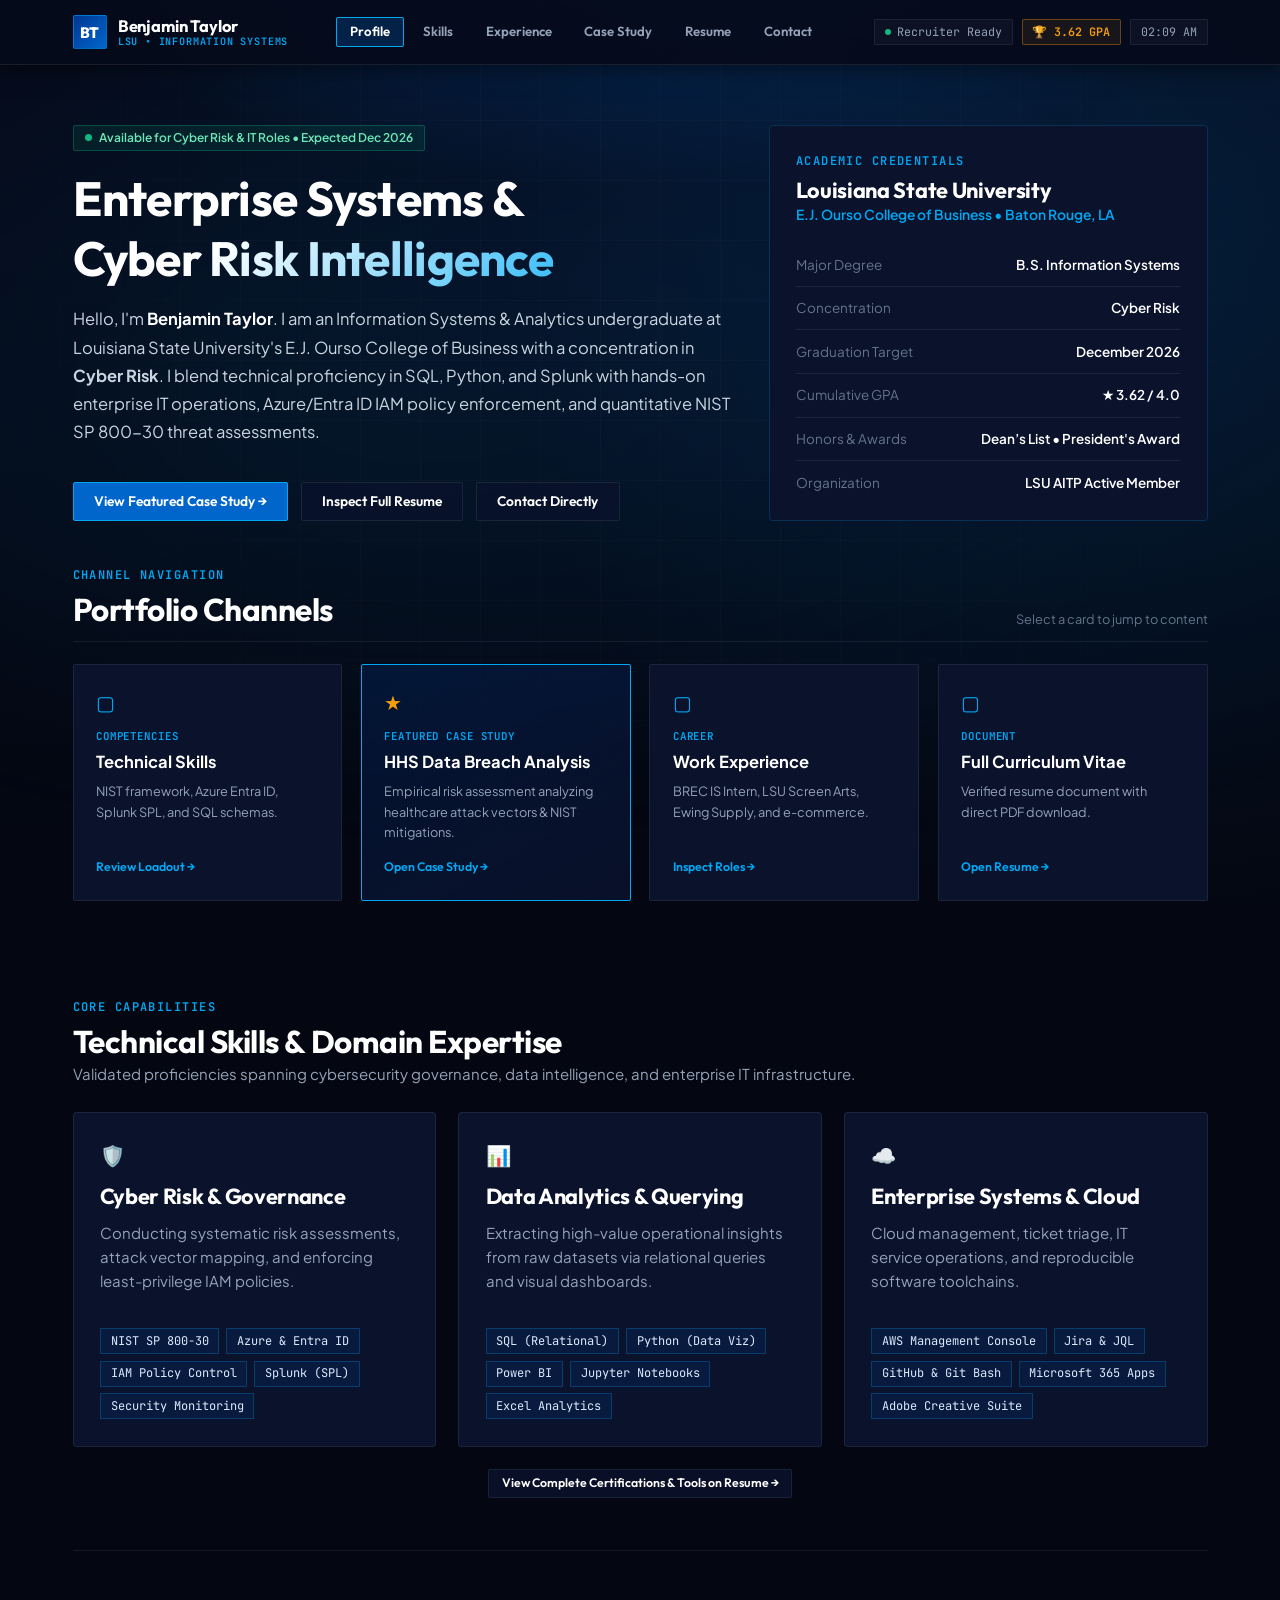
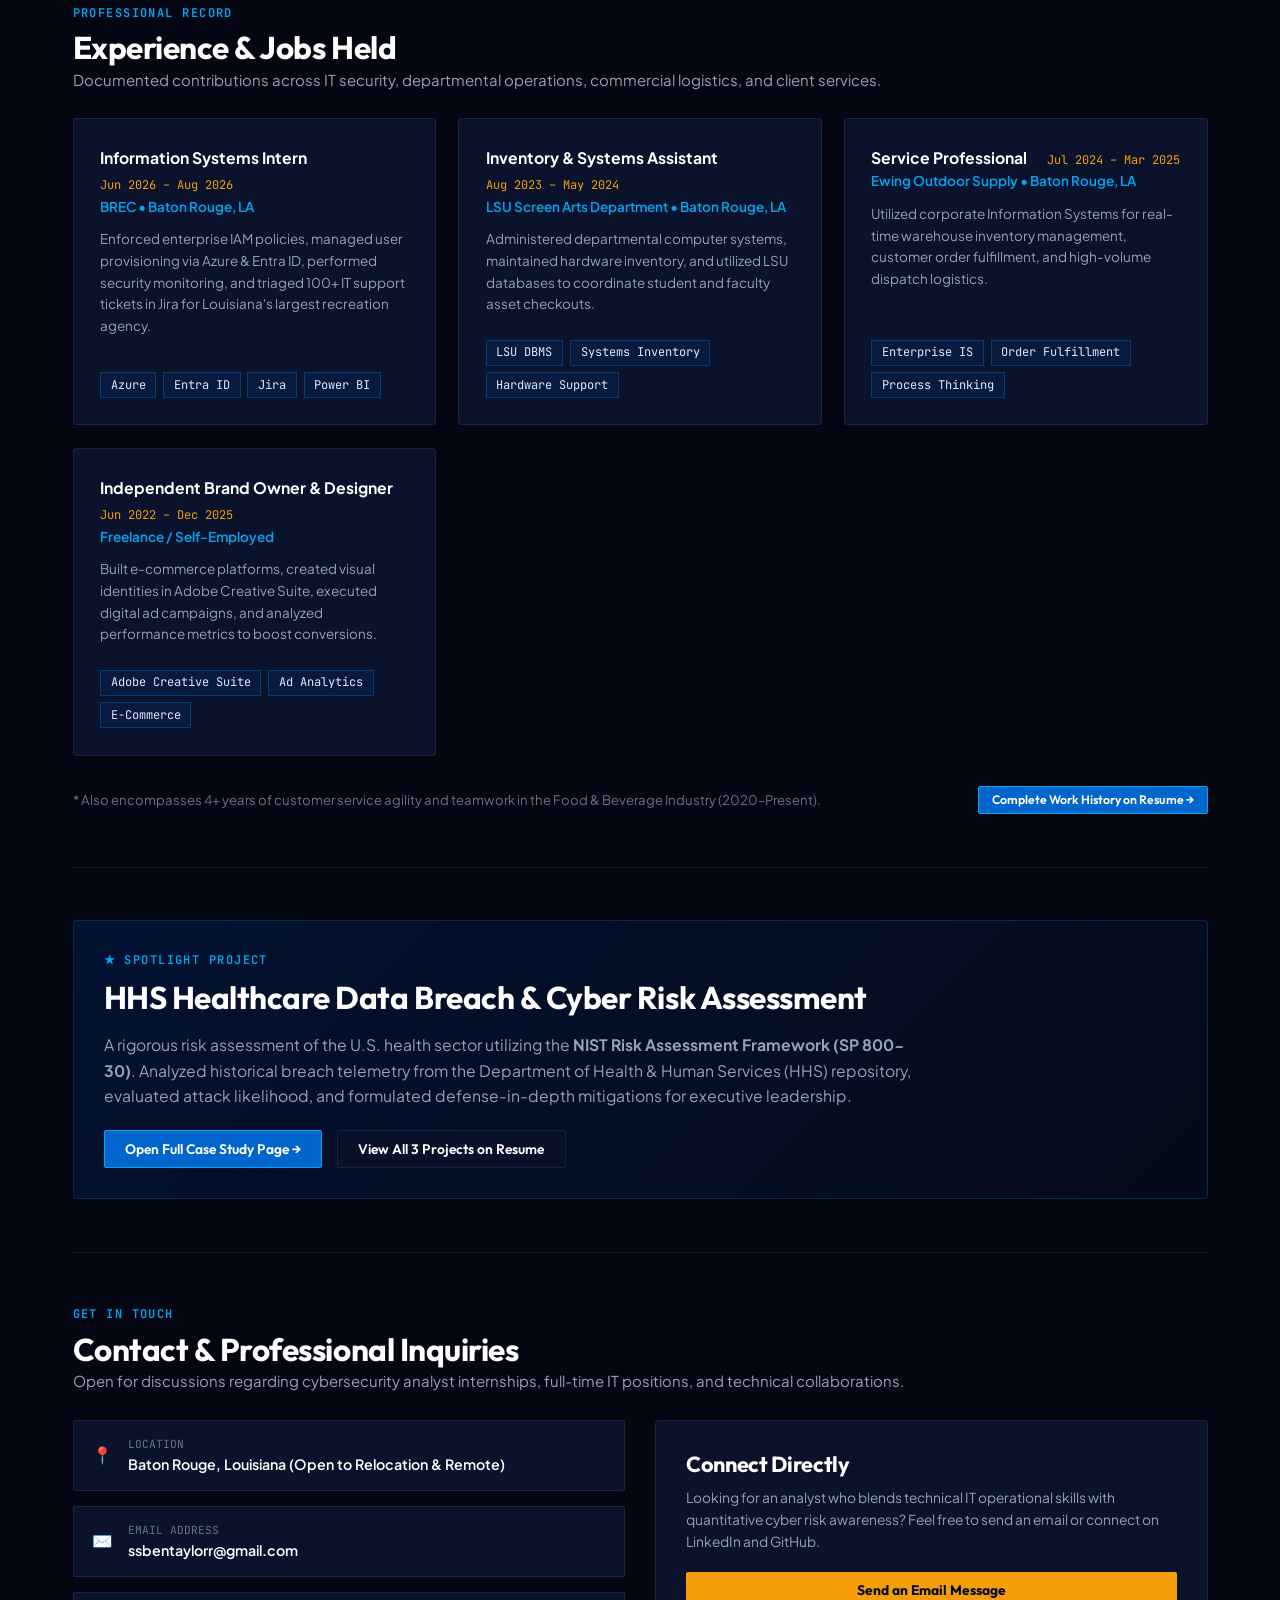
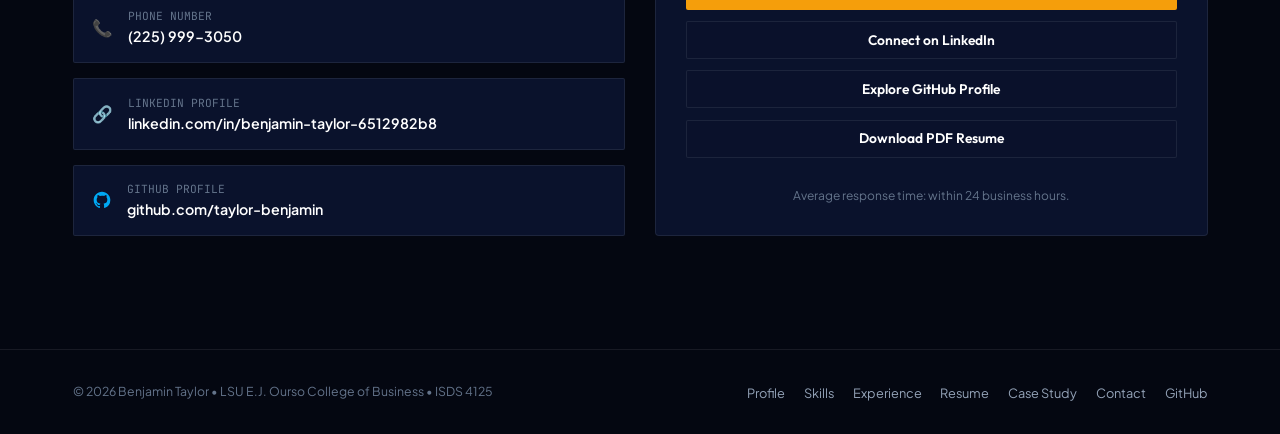
<file: index.html>
<!DOCTYPE html>
<html lang="en">

<head>
  <meta charset="UTF-8">
  <meta name="viewport" content="width=device-width, initial-scale=1.0">
  <meta name="description"
    content="Benjamin Taylor - Information Systems & Analytics student with a Cyber Risk Concentration at Louisiana State University. Enterprise systems, security monitoring, SQL, and NIST risk assessments.">
  <title>Benjamin Taylor | Information Systems &amp; Cyber Risk Portfolio</title>
  <link rel="stylesheet" href="styles.css">
  <link rel="icon" type="image/svg+xml" href="favicon.svg">
</head>

<body>

  <!-- Ambient Technical Background -->
  <div class="ps-ambient-bg" aria-hidden="true">
    <div class="ps-wave-ribbon"></div>
    <div class="ps-grid-lines"></div>
  </div>

  <!-- Top System Bar -->
  <header class="ps-system-bar" id="main-header">
    <div class="container">
      <div class="ps-console-brand">
        <a href="index.html" class="ps-logo-chip" aria-label="Benjamin Taylor Home">BT</a>
        <div class="ps-brand-text">
          <span class="ps-brand-name">Benjamin Taylor</span>
          <span class="ps-brand-badge">LSU &bull; Information Systems</span>
        </div>
      </div>

      <nav aria-label="Main Navigation">
        <ul class="ps-nav-items">
          <li><a href="#profile" class="ps-nav-btn active" id="nav-profile">Profile</a></li>
          <li><a href="#skills" class="ps-nav-btn" id="nav-skills">Skills</a></li>
          <li><a href="#experience" class="ps-nav-btn" id="nav-experience">Experience</a></li>
          <li><a href="project.html" class="ps-nav-btn" id="nav-project">Case Study</a></li>
          <li><a href="resume.html" class="ps-nav-btn" id="nav-resume">Resume</a></li>
          <li><a href="#contact" class="ps-nav-btn" id="nav-contact">Contact</a></li>
        </ul>
      </nav>

      <!-- System Widgets -->
      <div class="ps-system-widgets">
        <div class="ps-widget-item">
          <span class="ps-online-status"></span>
          <span>Recruiter Ready</span>
        </div>
        <div class="ps-widget-item ps-trophy-badge" title="Academic Standing">
          <span>&#x1F3C6; 3.62 GPA</span>
        </div>
        <div class="ps-widget-item" id="ps-system-clock">
          10:08 AM
        </div>
      </div>
    </div>
  </header>

  <!-- Main Content -->
  <main id="main-content">
    <div class="container">

      <!-- Profile & Hero Section (Single-Page Component 1) -->
      <section class="hero-section" id="profile">
        <div class="hero-layout">
          <div class="hero-content">
            <div class="badge badge-status" id="system-badge">
              <span class="pulse-dot"></span>
              <span>Available for Cyber Risk &amp; IT Roles &bull; Expected Dec 2026</span>
            </div>

            <h1 class="hero-title">
              Enterprise Systems &amp; <br>
              <span class="text-gradient">Cyber Risk Intelligence</span>
            </h1>

            <p class="hero-description">
              Hello, I'm <strong style="color: #ffffff;">Benjamin Taylor</strong>. I am an Information Systems &amp;
              Analytics undergraduate
              at Louisiana State University's E.J. Ourso College of Business with a concentration in <strong>Cyber
                Risk</strong>.
              I blend technical proficiency in SQL, Python, and Splunk with hands-on enterprise IT operations,
              Azure/Entra ID IAM policy enforcement,
              and quantitative NIST SP 800-30 threat assessments.
            </p>

            <div class="hero-actions">
              <a href="project.html" class="btn-ps btn-ps-primary" id="btn-hero-launch-project">
                View Featured Case Study &rarr;
              </a>
              <a href="resume.html" class="btn-ps btn-ps-secondary" id="btn-hero-inspect-resume">
                Inspect Full Resume
              </a>
              <a href="#contact" class="btn-ps btn-ps-secondary" id="btn-hero-connect">
                Contact Directly
              </a>
            </div>
          </div>

          <!-- Academic Profile Card -->
          <div class="card hero-profile-card" id="profile-summary-card">
            <div class="section-subtitle">Academic Credentials</div>
            <h3 style="margin-top: 0.2rem;">Louisiana State University</h3>
            <p style="color: var(--ps-cyan-bright); font-weight: 600; font-size: 0.92rem; margin-bottom: 1.15rem;">
              E.J. Ourso College of Business &bull; Baton Rouge, LA
            </p>

            <div class="profile-stat-item">
              <span class="profile-stat-label">Major Degree</span>
              <span class="profile-stat-val">B.S. Information Systems</span>
            </div>
            <div class="profile-stat-item">
              <span class="profile-stat-label">Concentration</span>
              <span class="profile-stat-val text-cyan">Cyber Risk</span>
            </div>
            <div class="profile-stat-item">
              <span class="profile-stat-label">Graduation Target</span>
              <span class="profile-stat-val">December 2026</span>
            </div>
            <div class="profile-stat-item">
              <span class="profile-stat-label">Cumulative GPA</span>
              <span class="profile-stat-val text-gold">&#x2605; 3.62 / 4.0</span>
            </div>
            <div class="profile-stat-item">
              <span class="profile-stat-label">Honors &amp; Awards</span>
              <span class="profile-stat-val">Dean’s List &bull; President's Award</span>
            </div>
            <div class="profile-stat-item">
              <span class="profile-stat-label">Organization</span>
              <span class="profile-stat-val">LSU AITP Active Member</span>
            </div>
          </div>
        </div>
      </section>

      <!-- PlayStation Style Navigation Channels (Rigid Square Tiles) -->
      <section style="padding: 1rem 0;" id="ps-dashboard-strip">
        <div class="ps-carousel-header">
          <div>
            <div class="section-subtitle">Channel Navigation</div>
            <h2>Portfolio Channels</h2>
          </div>
          <p style="font-size: 0.85rem; color: var(--text-muted); margin: 0;">Select a card to jump to content</p>
        </div>

        <div class="ps-carousel-strip">
          <a href="#skills" class="ps-game-card">
            <div>
              <div class="ps-card-glyph-icon text-cyan">&#x25A2;</div>
              <div class="ps-card-tag">Competencies</div>
              <div class="ps-card-title">Technical Skills</div>
              <p style="font-size: 0.85rem; color: var(--text-secondary);">NIST framework, Azure Entra ID, Splunk SPL,
                and SQL schemas.</p>
            </div>
            <div class="ps-card-action-cue">Review Loadout &rarr;</div>
          </a>

          <a href="project.html" class="ps-game-card active">
            <div>
              <div class="ps-card-glyph-icon text-gold">&#x2605;</div>
              <div class="ps-card-tag text-gold">Featured Case Study</div>
              <div class="ps-card-title">HHS Data Breach Analysis</div>
              <p style="font-size: 0.85rem; color: var(--text-secondary);">Empirical risk assessment analyzing
                healthcare attack vectors &amp; NIST mitigations.</p>
            </div>
            <div class="ps-card-action-cue text-gold">Open Case Study &rarr;</div>
          </a>

          <a href="#experience" class="ps-game-card">
            <div>
              <div class="ps-card-glyph-icon text-cyan">&#x25A2;</div>
              <div class="ps-card-tag">Career</div>
              <div class="ps-card-title">Work Experience</div>
              <p style="font-size: 0.85rem; color: var(--text-secondary);">BREC IS Intern, LSU Screen Arts, Ewing
                Supply, and e-commerce.</p>
            </div>
            <div class="ps-card-action-cue">Inspect Roles &rarr;</div>
          </a>

          <a href="resume.html" class="ps-game-card">
            <div>
              <div class="ps-card-glyph-icon text-cyan">&#x25A2;</div>
              <div class="ps-card-tag">Document</div>
              <div class="ps-card-title">Full Curriculum Vitae</div>
              <p style="font-size: 0.85rem; color: var(--text-secondary);">Verified resume document with direct PDF
                download.</p>
            </div>
            <div class="ps-card-action-cue">Open Resume &rarr;</div>
          </a>
        </div>
      </section>

      <!-- Skills / Competencies Section (Single-Page Component 2) -->
      <section class="section" id="skills">
        <div class="section-header">
          <div class="section-subtitle">Core Capabilities</div>
          <h2>Technical Skills &amp; Domain Expertise</h2>
          <p>Validated proficiencies spanning cybersecurity governance, data intelligence, and enterprise IT
            infrastructure.</p>
        </div>

        <div class="highlights-grid">
          <!-- Cyber Risk & Security -->
          <div class="card highlight-card" id="card-cyber-risk">
            <div class="highlight-icon">&#x1F6E1;&#xFE0F;</div>
            <h3>Cyber Risk &amp; Governance</h3>
            <p>Conducting systematic risk assessments, attack vector mapping, and enforcing least-privilege IAM
              policies.</p>
            <div class="skill-chips-wrapper">
              <span class="skill-tag">NIST SP 800-30</span>
              <span class="skill-tag">Azure &amp; Entra ID</span>
              <span class="skill-tag">IAM Policy Control</span>
              <span class="skill-tag">Splunk (SPL)</span>
              <span class="skill-tag">Security Monitoring</span>
            </div>
          </div>

          <!-- Data Querying & Analytics -->
          <div class="card highlight-card" id="card-data-analytics">
            <div class="highlight-icon">&#x1F4CA;</div>
            <h3>Data Analytics &amp; Querying</h3>
            <p>Extracting high-value operational insights from raw datasets via relational queries and visual
              dashboards.</p>
            <div class="skill-chips-wrapper">
              <span class="skill-tag">SQL (Relational)</span>
              <span class="skill-tag">Python (Data Viz)</span>
              <span class="skill-tag">Power BI</span>
              <span class="skill-tag">Jupyter Notebooks</span>
              <span class="skill-tag">Excel Analytics</span>
            </div>
          </div>

          <!-- Enterprise Systems & Cloud -->
          <div class="card highlight-card" id="card-enterprise-cloud">
            <div class="highlight-icon">&#x2601;&#xFE0F;</div>
            <h3>Enterprise Systems &amp; Cloud</h3>
            <p>Cloud management, ticket triage, IT service operations, and reproducible software toolchains.</p>
            <div class="skill-chips-wrapper">
              <span class="skill-tag">AWS Management Console</span>
              <span class="skill-tag">Jira &amp; JQL</span>
              <span class="skill-tag">GitHub &amp; Git Bash</span>
              <span class="skill-tag">Microsoft 365 Apps</span>
              <span class="skill-tag">Adobe Creative Suite</span>
            </div>
          </div>
        </div>

        <div style="margin-top: 1.5rem; text-align: center;">
          <a href="resume.html#skills" class="btn-ps btn-ps-secondary btn-ps-sm">
            View Complete Certifications &amp; Tools on Resume &rarr;
          </a>
        </div>
      </section>

      <!-- Experience / Jobs Held Section (Single-Page Component 3) -->
      <section class="section" id="experience">
        <div class="section-header">
          <div class="section-subtitle">Professional Record</div>
          <h2>Experience &amp; Jobs Held</h2>
          <p>Documented contributions across IT security, departmental operations, commercial logistics, and client
            services.</p>
        </div>

        <div class="experience-preview-grid">
          <!-- BREC -->
          <div class="card job-preview-card" id="job-brec">
            <div>
              <div class="job-preview-header">
                <span class="job-role">Information Systems Intern</span>
                <span class="job-dates">Jun 2026 &ndash; Aug 2026</span>
              </div>
              <div class="job-company">BREC &bull; Baton Rouge, LA</div>
              <p style="margin-top: 0.75rem; font-size: 0.9rem;">
                Enforced enterprise IAM policies, managed user provisioning via Azure &amp; Entra ID, performed security
                monitoring, and triaged 100+ IT support tickets in Jira for Louisiana's largest recreation agency.
              </p>
            </div>
            <div class="skill-chips-wrapper">
              <span class="skill-tag">Azure</span>
              <span class="skill-tag">Entra ID</span>
              <span class="skill-tag">Jira</span>
              <span class="skill-tag">Power BI</span>
            </div>
          </div>

          <!-- LSU Screen Arts -->
          <div class="card job-preview-card" id="job-lsu">
            <div>
              <div class="job-preview-header">
                <span class="job-role">Inventory &amp; Systems Assistant</span>
                <span class="job-dates">Aug 2023 &ndash; May 2024</span>
              </div>
              <div class="job-company">LSU Screen Arts Department &bull; Baton Rouge, LA</div>
              <p style="margin-top: 0.75rem; font-size: 0.9rem;">
                Administered departmental computer systems, maintained hardware inventory, and utilized LSU databases to
                coordinate student and faculty asset checkouts.
              </p>
            </div>
            <div class="skill-chips-wrapper">
              <span class="skill-tag">LSU DBMS</span>
              <span class="skill-tag">Systems Inventory</span>
              <span class="skill-tag">Hardware Support</span>
            </div>
          </div>

          <!-- Ewing Outdoor Supply -->
          <div class="card job-preview-card" id="job-ewing">
            <div>
              <div class="job-preview-header">
                <span class="job-role">Service Professional</span>
                <span class="job-dates">Jul 2024 &ndash; Mar 2025</span>
              </div>
              <div class="job-company">Ewing Outdoor Supply &bull; Baton Rouge, LA</div>
              <p style="margin-top: 0.75rem; font-size: 0.9rem;">
                Utilized corporate Information Systems for real-time warehouse inventory management, customer order
                fulfillment, and high-volume dispatch logistics.
              </p>
            </div>
            <div class="skill-chips-wrapper">
              <span class="skill-tag">Enterprise IS</span>
              <span class="skill-tag">Order Fulfillment</span>
              <span class="skill-tag">Process Thinking</span>
            </div>
          </div>

          <!-- Freelance / Entrepreneurship -->
          <div class="card job-preview-card" id="job-freelance">
            <div>
              <div class="job-preview-header">
                <span class="job-role">Independent Brand Owner &amp; Designer</span>
                <span class="job-dates">Jun 2022 &ndash; Dec 2025</span>
              </div>
              <div class="job-company">Freelance / Self-Employed</div>
              <p style="margin-top: 0.75rem; font-size: 0.9rem;">
                Built e-commerce platforms, created visual identities in Adobe Creative Suite, executed digital ad
                campaigns, and analyzed performance metrics to boost conversions.
              </p>
            </div>
            <div class="skill-chips-wrapper">
              <span class="skill-tag">Adobe Creative Suite</span>
              <span class="skill-tag">Ad Analytics</span>
              <span class="skill-tag">E-Commerce</span>
            </div>
          </div>
        </div>

        <div
          style="margin-top: 2rem; display: flex; justify-content: space-between; align-items: center; flex-wrap: wrap; gap: 1rem;">
          <p style="font-size: 0.88rem; color: var(--text-muted); margin: 0;">
            * Also encompasses 4+ years of customer service agility and teamwork in the Food &amp; Beverage Industry
            (2020&ndash;Present).
          </p>
          <a href="resume.html" class="btn-ps btn-ps-primary btn-ps-sm" id="btn-exp-to-resume">
            Complete Work History on Resume &rarr;
          </a>
        </div>
      </section>

      <!-- Featured Project Spotlight Preview Banner -->
      <section class="section" id="featured-project-preview">
        <div class="card"
          style="border: 1px solid var(--border-card); background: linear-gradient(135deg, rgba(0, 55, 145, 0.25) 0%, rgba(6, 11, 27, 0.95) 100%);">
          <div class="section-subtitle text-gold">&#x2605; Spotlight Project</div>
          <h2 style="margin: 0.5rem 0 1rem;">HHS Healthcare Data Breach &amp; Cyber Risk Assessment</h2>
          <p style="max-width: 820px; font-size: 1.05rem;">
            A rigorous risk assessment of the U.S. health sector utilizing the <strong>NIST Risk Assessment Framework
              (SP 800-30)</strong>.
            Analyzed historical breach telemetry from the Department of Health &amp; Human Services (HHS) repository,
            evaluated attack likelihood,
            and formulated defense-in-depth mitigations for executive leadership.
          </p>
          <div style="margin-top: 1.5rem; display: flex; gap: 1rem; flex-wrap: wrap;">
            <a href="project.html" class="btn-ps btn-ps-primary" id="btn-banner-project">
              Open Full Case Study Page &rarr;
            </a>
            <a href="resume.html#projects" class="btn-ps btn-ps-secondary" id="btn-banner-other-projects">
              View All 3 Projects on Resume
            </a>
          </div>
        </div>
      </section>

      <!-- Contact Section (Single-Page Component 4) -->
      <section class="section" id="contact">
        <div class="section-header">
          <div class="section-subtitle">Get In Touch</div>
          <h2>Contact &amp; Professional Inquiries</h2>
          <p>Open for discussions regarding cybersecurity analyst internships, full-time IT positions, and technical
            collaborations.</p>
        </div>

        <div class="contact-grid">
          <!-- Direct Contact Information -->
          <div class="contact-info-list">
            <div class="contact-item">
              <div class="contact-item-icon">&#x1F4CD;</div>
              <div>
                <div class="contact-item-title">Location</div>
                <div class="contact-item-value">Baton Rouge, Louisiana (Open to Relocation &amp; Remote)</div>
              </div>
            </div>

            <a href="mailto:ssbentaylorr@gmail.com" class="contact-item">
              <div class="contact-item-icon">&#x2709;&#xFE0F;</div>
              <div>
                <div class="contact-item-title">Email Address</div>
                <div class="contact-item-value">ssbentaylorr@gmail.com</div>
              </div>
            </a>

            <a href="tel:2259993050" class="contact-item">
              <div class="contact-item-icon">&#x1F4DE;</div>
              <div>
                <div class="contact-item-title">Phone Number</div>
                <div class="contact-item-value">(225) 999-3050</div>
              </div>
            </a>

            <a href="https://linkedin.com/in/benjamin-taylor-6512982b8" target="_blank" rel="noopener noreferrer"
              class="contact-item">
              <div class="contact-item-icon">&#x1F517;</div>
              <div>
                <div class="contact-item-title">LinkedIn Profile</div>
                <div class="contact-item-value">linkedin.com/in/benjamin-taylor-6512982b8</div>
              </div>
            </a>

            <a href="https://github.com/taylor-benjamin" target="_blank" rel="noopener noreferrer"
              class="contact-item" id="contact-github">
              <div class="contact-item-icon">
                <svg width="20" height="20" viewBox="0 0 24 24" fill="currentColor" aria-hidden="true">
                  <path fill-rule="evenodd" clip-rule="evenodd" d="M12 2C6.477 2 2 6.484 2 12.017c0 4.425 2.865 8.18 6.839 9.504.5.092.682-.217.682-.483 0-.237-.008-.868-.013-1.703-2.782.605-3.369-1.343-3.369-1.343-.454-1.158-1.11-1.466-1.11-1.466-.908-.62.069-.608.069-.608 1.003.07 1.53 1.032 1.53 1.032.892 1.53 2.341 1.088 2.91.832.092-.647.35-1.088.636-1.338-2.22-.253-4.555-1.113-4.555-4.951 0-1.093.39-1.988 1.029-2.688-.103-.253-.446-1.272.098-2.65 0 0 .84-.27 2.75 1.026A9.564 9.564 0 0112 6.844c.85.004 1.705.115 2.504.337 1.909-1.296 2.747-1.027 2.747-1.027.546 1.379.202 2.398.1 2.651.64.7 1.028 1.595 1.028 2.688 0 3.848-2.339 4.695-4.566 4.943.359.309.678.92.678 1.855 0 1.338-.012 2.419-.012 2.747 0 .268.18.58.688.482A10.019 10.019 0 0022 12.017C22 6.484 17.522 2 12 2z"/>
                </svg>
              </div>
              <div>
                <div class="contact-item-title">GitHub Profile</div>
                <div class="contact-item-value">github.com/taylor-benjamin</div>
              </div>
            </a>
          </div>

          <!-- Message Card / Call to Action -->
          <div class="card" style="display: flex; flex-direction: column; justify-content: space-between;">
            <div>
              <h3 style="margin-bottom: 0.6rem;">Connect Directly</h3>
              <p style="font-size: 0.92rem; margin-bottom: 1.25rem;">
                Looking for an analyst who blends technical IT operational skills with quantitative cyber risk
                awareness?
                Feel free to send an email or connect on LinkedIn and GitHub.
              </p>
              <div style="display: flex; flex-direction: column; gap: 0.75rem;">
                <a href="mailto:ssbentaylorr@gmail.com?subject=Career%20Opportunity%20-%20Benjamin%20Taylor"
                  class="btn-ps btn-ps-gold" style="width: 100%;">
                  Send an Email Message
                </a>
                <a href="https://linkedin.com/in/benjamin-taylor-6512982b8" target="_blank" rel="noopener noreferrer"
                  class="btn-ps btn-ps-secondary" style="width: 100%;">
                  Connect on LinkedIn
                </a>
                <a href="https://github.com/taylor-benjamin" target="_blank" rel="noopener noreferrer"
                  class="btn-ps btn-ps-secondary" style="width: 100%;" id="btn-contact-github">
                  Explore GitHub Profile
                </a>
                <a href="resume.pdf" download="Resume - Ben Taylor.pdf" target="_blank" rel="noopener noreferrer"
                  class="btn-ps btn-ps-secondary" style="width: 100%;" id="btn-download-pdf">
                  Download PDF Resume
                </a>
              </div>
            </div>
            <div style="margin-top: 1.5rem; font-size: 0.8rem; color: var(--text-muted); text-align: center;">
              Average response time: within 24 business hours.
            </div>
          </div>
        </div>
      </section>

    </div>
  </main>

  <!-- Site Footer -->
  <footer class="site-footer" id="main-footer">
    <div class="container footer-content">
      <div class="footer-copyright">
        &copy; 2026 Benjamin Taylor &bull; LSU E.J. Ourso College of Business &bull; ISDS 4125
      </div>
      <ul class="footer-links">
        <li><a href="#profile">Profile</a></li>
        <li><a href="#skills">Skills</a></li>
        <li><a href="#experience">Experience</a></li>
        <li><a href="resume.html">Resume</a></li>
        <li><a href="project.html">Case Study</a></li>
        <li><a href="#contact">Contact</a></li>
        <li><a href="https://github.com/taylor-benjamin" target="_blank" rel="noopener noreferrer">GitHub</a></li>
      </ul>
    </div>
  </footer>

  <!-- Real-Time Console Clock -->
  <script>
    function updateClock() {
      const clockEl = document.getElementById('ps-system-clock');
      if (clockEl) {
        const now = new Date();
        clockEl.textContent = now.toLocaleTimeString([], { hour: '2-digit', minute: '2-digit' });
      }
    }
    updateClock();
    setInterval(updateClock, 1000);
  </script>

</body>

</html>
</file>
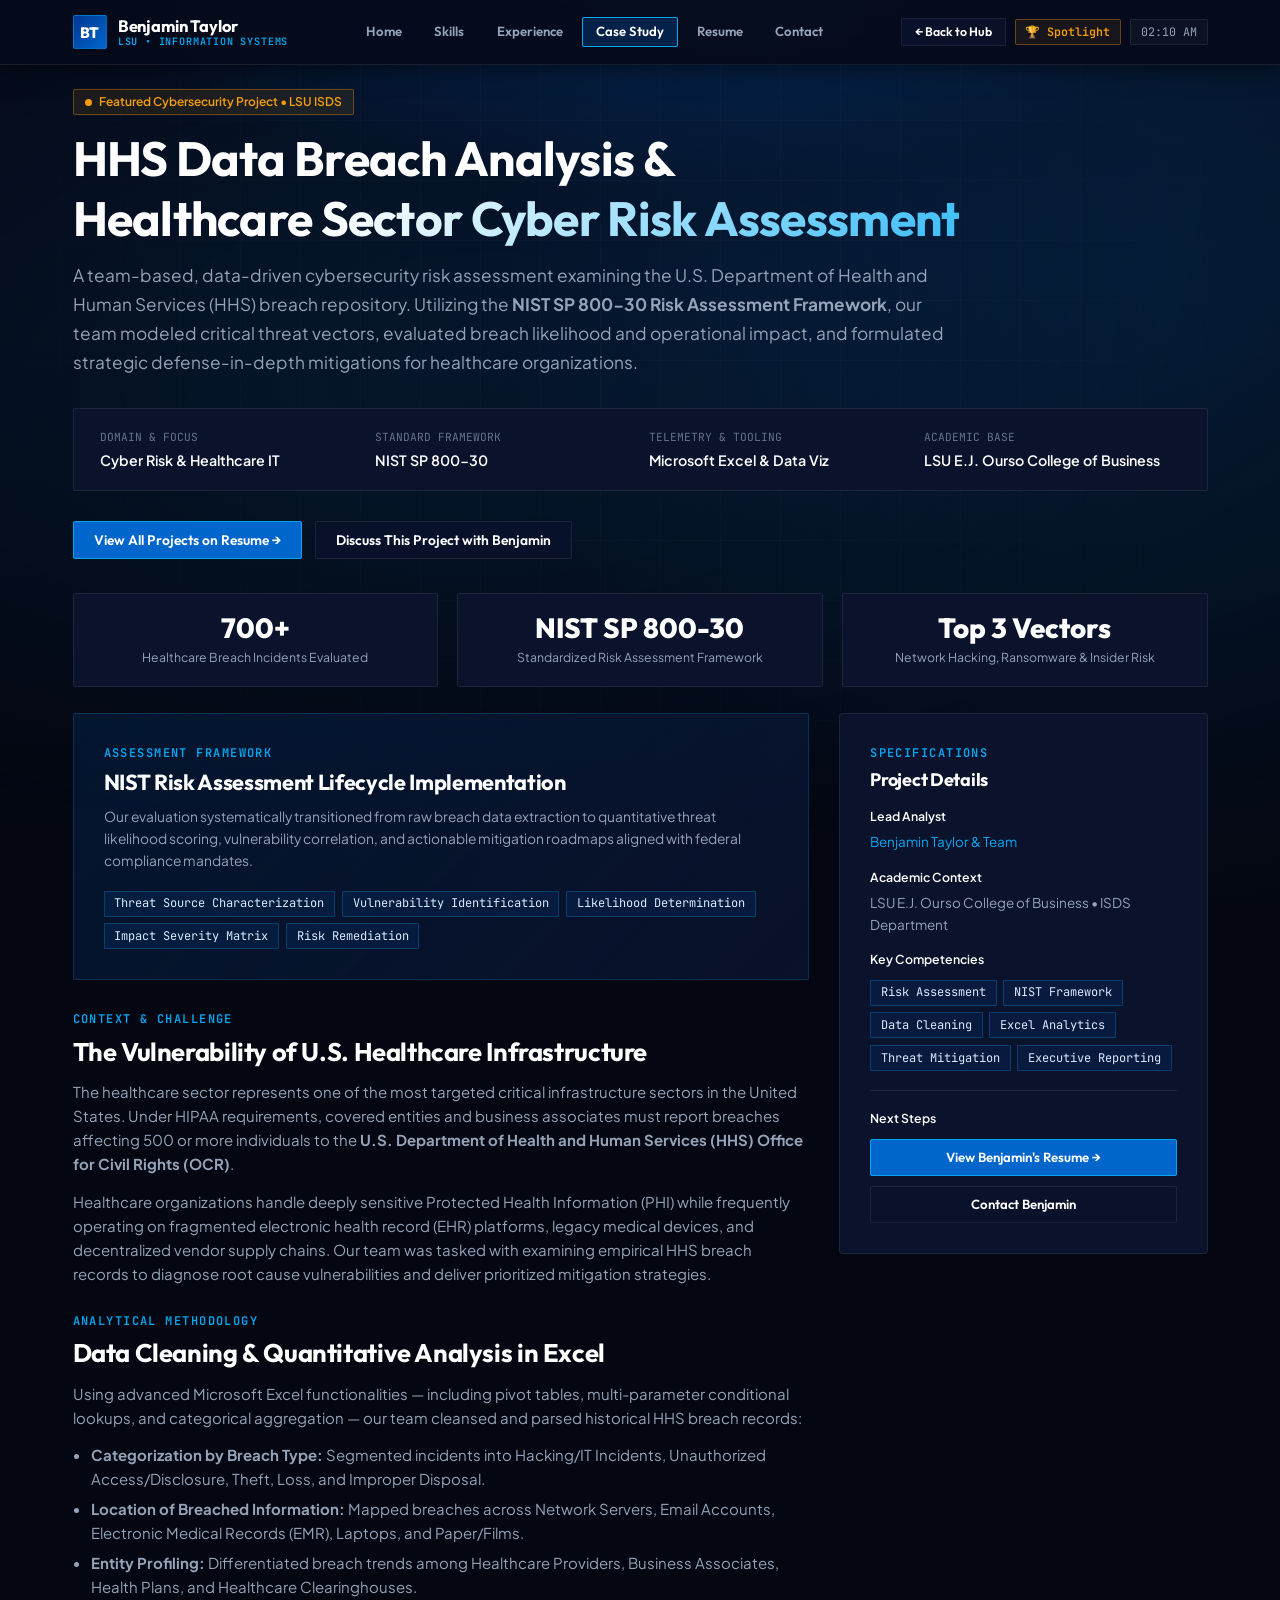
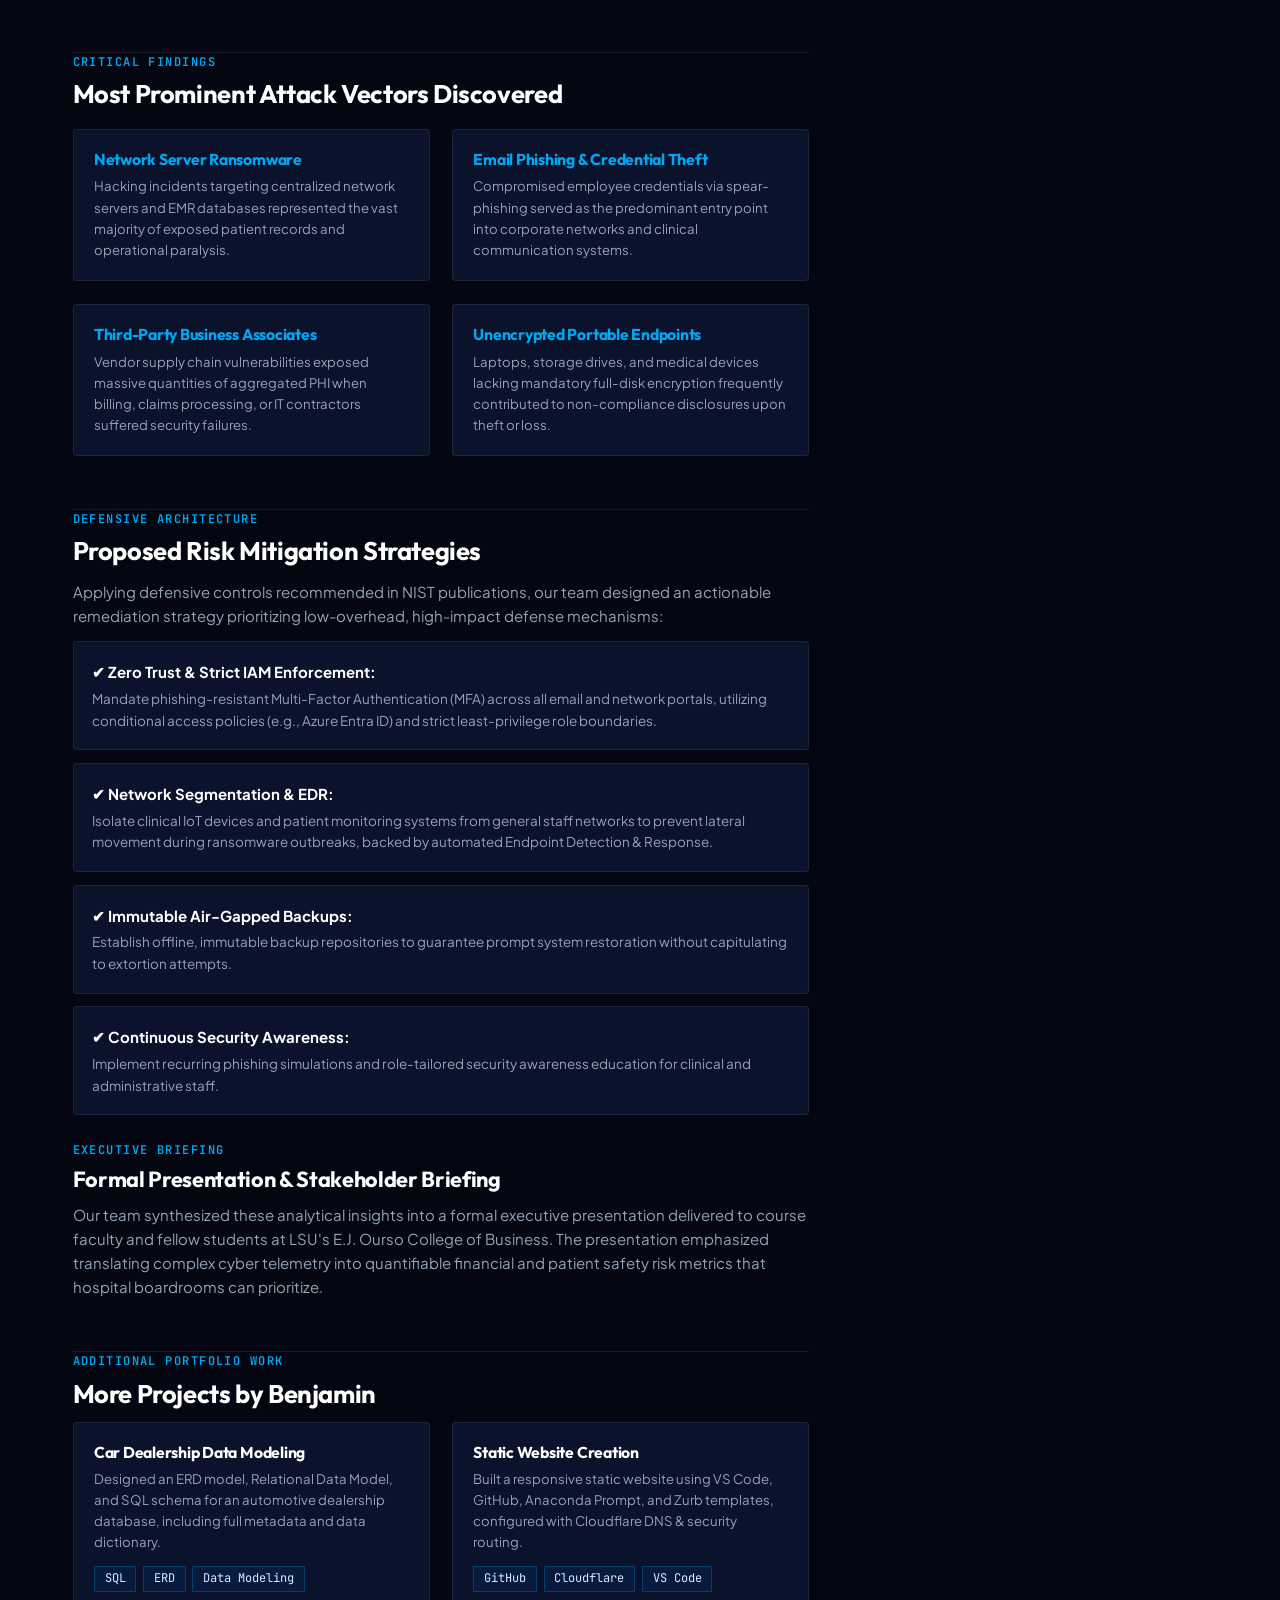
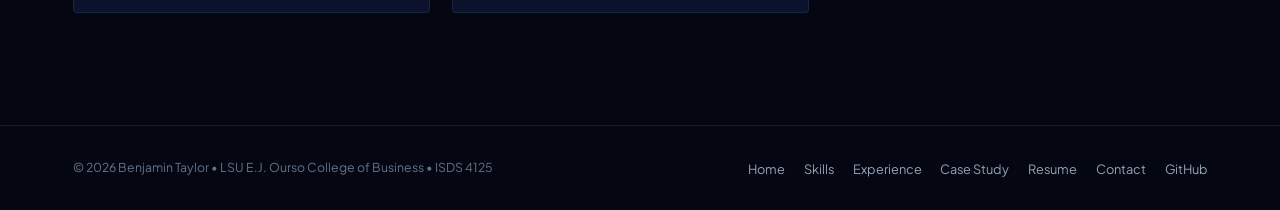
<file: project.html>
<!DOCTYPE html>
<html lang="en">
<head>
  <meta charset="UTF-8">
  <meta name="viewport" content="width=device-width, initial-scale=1.0">
  <meta name="description" content="HHS Healthcare Data Breach Analysis & Cyber Risk Assessment - A detailed case study conducted by Benjamin Taylor using the NIST Risk Assessment framework at Louisiana State University.">
  <title>Case Study: HHS Data Breach Analysis | Benjamin Taylor</title>
  <link rel="stylesheet" href="styles.css">
  <link rel="icon" type="image/svg+xml" href="favicon.svg">
</head>
<body>

  <!-- Ambient Technical Background -->
  <div class="ps-ambient-bg" aria-hidden="true">
    <div class="ps-wave-ribbon"></div>
    <div class="ps-grid-lines"></div>
  </div>

  <!-- Top System Bar -->
  <header class="ps-system-bar" id="main-header">
    <div class="container">
      <div class="ps-console-brand">
        <a href="index.html" class="ps-logo-chip" aria-label="Benjamin Taylor Home">BT</a>
        <div class="ps-brand-text">
          <span class="ps-brand-name">Benjamin Taylor</span>
          <span class="ps-brand-badge">LSU &bull; Information Systems</span>
        </div>
      </div>

      <nav aria-label="Main Navigation">
        <ul class="ps-nav-items">
          <li><a href="index.html" class="ps-nav-btn" id="nav-home">Home</a></li>
          <li><a href="index.html#skills" class="ps-nav-btn" id="nav-skills">Skills</a></li>
          <li><a href="index.html#experience" class="ps-nav-btn" id="nav-experience">Experience</a></li>
          <li><a href="project.html" class="ps-nav-btn active" id="nav-project">Case Study</a></li>
          <li><a href="resume.html" class="ps-nav-btn" id="nav-resume">Resume</a></li>
          <li><a href="index.html#contact" class="ps-nav-btn" id="nav-contact">Contact</a></li>
        </ul>
      </nav>

      <!-- System Widgets -->
      <div class="ps-system-widgets">
        <a href="index.html" class="btn-ps btn-ps-secondary btn-ps-sm" id="btn-header-back">
          &larr; Back to Hub
        </a>
        <div class="ps-widget-item ps-trophy-badge">
          <span>&#x1F3C6; Spotlight</span>
        </div>
        <div class="ps-widget-item" id="ps-system-clock">
          10:08 AM
        </div>
      </div>
    </div>
  </header>

  <!-- Main Content -->
  <main id="main-content">
    <div class="container">

      <!-- Project Hero Section -->
      <section class="project-hero" id="project-intro">
        <div class="badge badge-gold" style="margin-bottom: 0.85rem;">
          <span class="pulse-dot" style="background-color: var(--ps-gold);"></span>
          <span>Featured Cybersecurity Project &bull; LSU ISDS</span>
        </div>

        <h1 style="margin-bottom: 0.85rem;">
          HHS Data Breach Analysis &amp; <br>
          <span class="text-gradient">Healthcare Sector Cyber Risk Assessment</span>
        </h1>

        <p style="font-size: 1.15rem; max-width: 880px; line-height: 1.7;">
          A team-based, data-driven cybersecurity risk assessment examining the U.S. Department of Health and Human Services (HHS) 
          breach repository. Utilizing the <strong>NIST SP 800-30 Risk Assessment Framework</strong>, our team modeled critical threat vectors, 
          evaluated breach likelihood and operational impact, and formulated strategic defense-in-depth mitigations for healthcare organizations.
        </p>

        <!-- Project Meta Strip -->
        <div class="project-meta-strip" id="project-meta">
          <div class="project-meta-item">
            <div class="meta-label">Domain &amp; Focus</div>
            <div class="meta-value">Cyber Risk &amp; Healthcare IT</div>
          </div>
          <div class="project-meta-item">
            <div class="meta-label">Standard Framework</div>
            <div class="meta-value">NIST SP 800-30</div>
          </div>
          <div class="project-meta-item">
            <div class="meta-label">Telemetry &amp; Tooling</div>
            <div class="meta-value">Microsoft Excel &amp; Data Viz</div>
          </div>
          <div class="project-meta-item">
            <div class="meta-label">Academic Base</div>
            <div class="meta-value">LSU E.J. Ourso College of Business</div>
          </div>
        </div>

        <!-- Action Links -->
        <div style="display: flex; gap: 0.85rem; flex-wrap: wrap;">
          <a href="resume.html#projects" class="btn-ps btn-ps-primary" id="btn-view-all-projects">
            View All Projects on Resume &rarr;
          </a>
          <a href="index.html#contact" class="btn-ps btn-ps-secondary" id="btn-discuss-project">
            Discuss This Project with Benjamin
          </a>
        </div>
      </section>

      <!-- Key Impact & Findings Metrics -->
      <section class="metrics-grid" id="project-metrics">
        <div class="metric-card">
          <div class="metric-number">700+</div>
          <div class="metric-label">Healthcare Breach Incidents Evaluated</div>
        </div>
        <div class="metric-card">
          <div class="metric-number">NIST SP 800-30</div>
          <div class="metric-label">Standardized Risk Assessment Framework</div>
        </div>
        <div class="metric-card">
          <div class="metric-number">Top 3 Vectors</div>
          <div class="metric-label">Network Hacking, Ransomware &amp; Insider Risk</div>
        </div>
      </section>

      <!-- Project Layout Grid -->
      <div class="project-layout-grid" id="project-details">

        <!-- Main Column: Narrative & Technical Depth -->
        <div class="project-main-column">

          <!-- Architectural / Framework Visual Showcase -->
          <div class="project-showcase-visual">
            <div class="section-subtitle">Assessment Framework</div>
            <h3 style="margin-top: 0.2rem;">NIST Risk Assessment Lifecycle Implementation</h3>
            <p style="margin-top: 0.65rem; font-size: 0.92rem;">
              Our evaluation systematically transitioned from raw breach data extraction to quantitative threat likelihood scoring, 
              vulnerability correlation, and actionable mitigation roadmaps aligned with federal compliance mandates.
            </p>
            <div style="margin-top: 1.25rem; display: flex; gap: 0.45rem; flex-wrap: wrap;">
              <span class="skill-tag">Threat Source Characterization</span>
              <span class="skill-tag">Vulnerability Identification</span>
              <span class="skill-tag">Likelihood Determination</span>
              <span class="skill-tag">Impact Severity Matrix</span>
              <span class="skill-tag">Risk Remediation</span>
            </div>
          </div>

          <!-- Section 1: Problem Background & Dataset -->
          <section class="section" style="padding-top: 0;">
            <div class="section-subtitle">Context &amp; Challenge</div>
            <h2 style="font-size: 1.7rem; margin: 0.4rem 0 0.85rem;">The Vulnerability of U.S. Healthcare Infrastructure</h2>
            <p>
              The healthcare sector represents one of the most targeted critical infrastructure sectors in the United States. 
              Under HIPAA requirements, covered entities and business associates must report breaches affecting 500 or more individuals 
              to the <strong>U.S. Department of Health and Human Services (HHS) Office for Civil Rights (OCR)</strong>.
            </p>
            <p>
              Healthcare organizations handle deeply sensitive Protected Health Information (PHI) while frequently operating on 
              fragmented electronic health record (EHR) platforms, legacy medical devices, and decentralized vendor supply chains. 
              Our team was tasked with examining empirical HHS breach records to diagnose root cause vulnerabilities and deliver 
              prioritized mitigation strategies.
            </p>

            <div class="section-subtitle" style="margin-top: 1.75rem;">Analytical Methodology</div>
            <h2 style="font-size: 1.7rem; margin: 0.4rem 0 0.85rem;">Data Cleaning &amp; Quantitative Analysis in Excel</h2>
            <p>
              Using advanced Microsoft Excel functionalities &mdash; including pivot tables, multi-parameter conditional lookups, 
              and categorical aggregation &mdash; our team cleansed and parsed historical HHS breach records:
            </p>
            <ul style="padding-left: 1.25rem; margin-top: 0.5rem; color: var(--text-secondary); display: flex; flex-direction: column; gap: 0.4rem;">
              <li><strong>Categorization by Breach Type:</strong> Segmented incidents into Hacking/IT Incidents, Unauthorized Access/Disclosure, Theft, Loss, and Improper Disposal.</li>
              <li><strong>Location of Breached Information:</strong> Mapped breaches across Network Servers, Email Accounts, Electronic Medical Records (EMR), Laptops, and Paper/Films.</li>
              <li><strong>Entity Profiling:</strong> Differentiated breach trends among Healthcare Providers, Business Associates, Health Plans, and Healthcare Clearinghouses.</li>
            </ul>
          </section>

          <!-- Section 2: Prominent Attack Vectors Identified -->
          <section class="section" style="padding-top: 0;">
            <div class="section-subtitle">Critical Findings</div>
            <h2 style="font-size: 1.7rem; margin: 0.4rem 0 1.25rem;">Most Prominent Attack Vectors Discovered</h2>

            <div class="card-grid" style="grid-template-columns: 1fr 1fr; margin-top: 0;">
              <div class="card" style="padding: 1.35rem;">
                <h4 style="color: var(--ps-cyan-bright); margin-bottom: 0.4rem;">Network Server Ransomware</h4>
                <p style="font-size: 0.88rem;">Hacking incidents targeting centralized network servers and EMR databases represented the vast majority of exposed patient records and operational paralysis.</p>
              </div>

              <div class="card" style="padding: 1.35rem;">
                <h4 style="color: var(--ps-cyan-bright); margin-bottom: 0.4rem;">Email Phishing &amp; Credential Theft</h4>
                <p style="font-size: 0.88rem;">Compromised employee credentials via spear-phishing served as the predominant entry point into corporate networks and clinical communication systems.</p>
              </div>

              <div class="card" style="padding: 1.35rem;">
                <h4 style="color: var(--ps-cyan-bright); margin-bottom: 0.4rem;">Third-Party Business Associates</h4>
                <p style="font-size: 0.88rem;">Vendor supply chain vulnerabilities exposed massive quantities of aggregated PHI when billing, claims processing, or IT contractors suffered security failures.</p>
              </div>

              <div class="card" style="padding: 1.35rem;">
                <h4 style="color: var(--ps-cyan-bright); margin-bottom: 0.4rem;">Unencrypted Portable Endpoints</h4>
                <p style="font-size: 0.88rem;">Laptops, storage drives, and medical devices lacking mandatory full-disk encryption frequently contributed to non-compliance disclosures upon theft or loss.</p>
              </div>
            </div>
          </section>

          <!-- Section 3: Mitigation Strategies & Formal Presentation -->
          <section class="section" style="padding-top: 0;">
            <div class="section-subtitle">Defensive Architecture</div>
            <h2 style="font-size: 1.7rem; margin: 0.4rem 0 0.85rem;">Proposed Risk Mitigation Strategies</h2>
            <p>
              Applying defensive controls recommended in NIST publications, our team designed an actionable remediation strategy 
              prioritizing low-overhead, high-impact defense mechanisms:
            </p>

            <div style="display: flex; flex-direction: column; gap: 0.85rem; margin-top: 0.85rem;">
              <div class="card" style="padding: 1.2rem;">
                <strong style="color: #ffffff;">&#x2714; Zero Trust &amp; Strict IAM Enforcement:</strong>
                <p style="font-size: 0.9rem; margin-top: 0.25rem;">Mandate phishing-resistant Multi-Factor Authentication (MFA) across all email and network portals, utilizing conditional access policies (e.g., Azure Entra ID) and strict least-privilege role boundaries.</p>
              </div>

              <div class="card" style="padding: 1.2rem;">
                <strong style="color: #ffffff;">&#x2714; Network Segmentation &amp; EDR:</strong>
                <p style="font-size: 0.9rem; margin-top: 0.25rem;">Isolate clinical IoT devices and patient monitoring systems from general staff networks to prevent lateral movement during ransomware outbreaks, backed by automated Endpoint Detection &amp; Response.</p>
              </div>

              <div class="card" style="padding: 1.2rem;">
                <strong style="color: #ffffff;">&#x2714; Immutable Air-Gapped Backups:</strong>
                <p style="font-size: 0.9rem; margin-top: 0.25rem;">Establish offline, immutable backup repositories to guarantee prompt system restoration without capitulating to extortion attempts.</p>
              </div>

              <div class="card" style="padding: 1.2rem;">
                <strong style="color: #ffffff;">&#x2714; Continuous Security Awareness:</strong>
                <p style="font-size: 0.9rem; margin-top: 0.25rem;">Implement recurring phishing simulations and role-tailored security awareness education for clinical and administrative staff.</p>
              </div>
            </div>

            <div style="margin-top: 1.75rem;">
              <div class="section-subtitle">Executive Briefing</div>
              <h3 style="margin: 0.3rem 0 0.65rem;">Formal Presentation &amp; Stakeholder Briefing</h3>
              <p>
                Our team synthesized these analytical insights into a formal executive presentation delivered to course faculty and fellow students 
                at LSU's E.J. Ourso College of Business. The presentation emphasized translating complex cyber telemetry into quantifiable financial 
                and patient safety risk metrics that hospital boardrooms can prioritize.
              </p>
            </div>
          </section>

          <!-- Section 4: Other Projects in Portfolio -->
          <section class="section" style="padding-top: 0;">
            <div class="section-subtitle">Additional Portfolio Work</div>
            <h2 style="font-size: 1.7rem; margin: 0.4rem 0 0.85rem;">More Projects by Benjamin</h2>

            <div class="card-grid" style="grid-template-columns: 1fr 1fr; margin-top: 0.85rem;">
              <div class="card" style="padding: 1.35rem;">
                <h4>Car Dealership Data Modeling</h4>
                <p style="font-size: 0.88rem; margin-top: 0.3rem;">
                  Designed an ERD model, Relational Data Model, and SQL schema for an automotive dealership database, including full metadata and data dictionary.
                </p>
                <div class="skill-chips-wrapper" style="margin-top: 0.5rem;">
                  <span class="skill-tag">SQL</span>
                  <span class="skill-tag">ERD</span>
                  <span class="skill-tag">Data Modeling</span>
                </div>
              </div>

              <div class="card" style="padding: 1.35rem;">
                <h4>Static Website Creation</h4>
                <p style="font-size: 0.88rem; margin-top: 0.3rem;">
                  Built a responsive static website using VS Code, GitHub, Anaconda Prompt, and Zurb templates, configured with Cloudflare DNS &amp; security routing.
                </p>
                <div class="skill-chips-wrapper" style="margin-top: 0.5rem;">
                  <span class="skill-tag">GitHub</span>
                  <span class="skill-tag">Cloudflare</span>
                  <span class="skill-tag">VS Code</span>
                </div>
              </div>
            </div>
          </section>

        </div>

        <!-- Sidebar: Project Specifications & Core Tools -->
        <aside class="project-sidebar">
          <div class="card" style="position: sticky; top: calc(var(--header-height) + 1.25rem);">
            <div class="section-subtitle">Specifications</div>
            <h3 style="font-size: 1.2rem; margin: 0.4rem 0 1rem;">Project Details</h3>

            <div style="margin-bottom: 1rem;">
              <div style="font-size: 0.82rem; font-weight: 600; color: #ffffff; margin-bottom: 0.3rem;">Lead Analyst</div>
              <p style="font-size: 0.9rem; color: var(--ps-cyan-bright); margin: 0;">Benjamin Taylor &amp; Team</p>
            </div>

            <div style="margin-bottom: 1rem;">
              <div style="font-size: 0.82rem; font-weight: 600; color: #ffffff; margin-bottom: 0.3rem;">Academic Context</div>
              <p style="font-size: 0.9rem; color: var(--text-secondary); margin: 0;">LSU E.J. Ourso College of Business &bull; ISDS Department</p>
            </div>

            <div style="margin-bottom: 1rem;">
              <div style="font-size: 0.82rem; font-weight: 600; color: #ffffff; margin-bottom: 0.3rem;">Key Competencies</div>
              <div class="skill-chips-wrapper">
                <span class="skill-tag">Risk Assessment</span>
                <span class="skill-tag">NIST Framework</span>
                <span class="skill-tag">Data Cleaning</span>
                <span class="skill-tag">Excel Analytics</span>
                <span class="skill-tag">Threat Mitigation</span>
                <span class="skill-tag">Executive Reporting</span>
              </div>
            </div>

            <hr style="border: 0; border-top: 1px solid var(--border-subtle); margin: 1.25rem 0;">

            <div>
              <div style="font-size: 0.82rem; font-weight: 600; color: #ffffff; margin-bottom: 0.65rem;">Next Steps</div>
              <a href="resume.html" class="btn-ps btn-ps-primary" style="width: 100%; font-size: 0.88rem; margin-bottom: 0.65rem;">
                View Benjamin's Resume &rarr;
              </a>
              <a href="index.html#contact" class="btn-ps btn-ps-secondary" style="width: 100%; font-size: 0.88rem;">
                Contact Benjamin
              </a>
            </div>
          </div>
        </aside>

      </div>

    </div>
  </main>

  <!-- Site Footer -->
  <footer class="site-footer" id="main-footer">
    <div class="container footer-content">
      <div class="footer-copyright">
        &copy; 2026 Benjamin Taylor &bull; LSU E.J. Ourso College of Business &bull; ISDS 4125
      </div>
      <ul class="footer-links">
        <li><a href="index.html">Home</a></li>
        <li><a href="index.html#skills">Skills</a></li>
        <li><a href="index.html#experience">Experience</a></li>
        <li><a href="project.html">Case Study</a></li>
        <li><a href="resume.html">Resume</a></li>
        <li><a href="index.html#contact">Contact</a></li>
        <li><a href="https://github.com/taylor-benjamin" target="_blank" rel="noopener noreferrer">GitHub</a></li>
      </ul>
    </div>
  </footer>

  <!-- Real-Time Clock -->
  <script>
    function updateClock() {
      const clockEl = document.getElementById('ps-system-clock');
      if (clockEl) {
        const now = new Date();
        clockEl.textContent = now.toLocaleTimeString([], { hour: '2-digit', minute: '2-digit' });
      }
    }
    updateClock();
    setInterval(updateClock, 1000);
  </script>

</body>
</html>
</file>
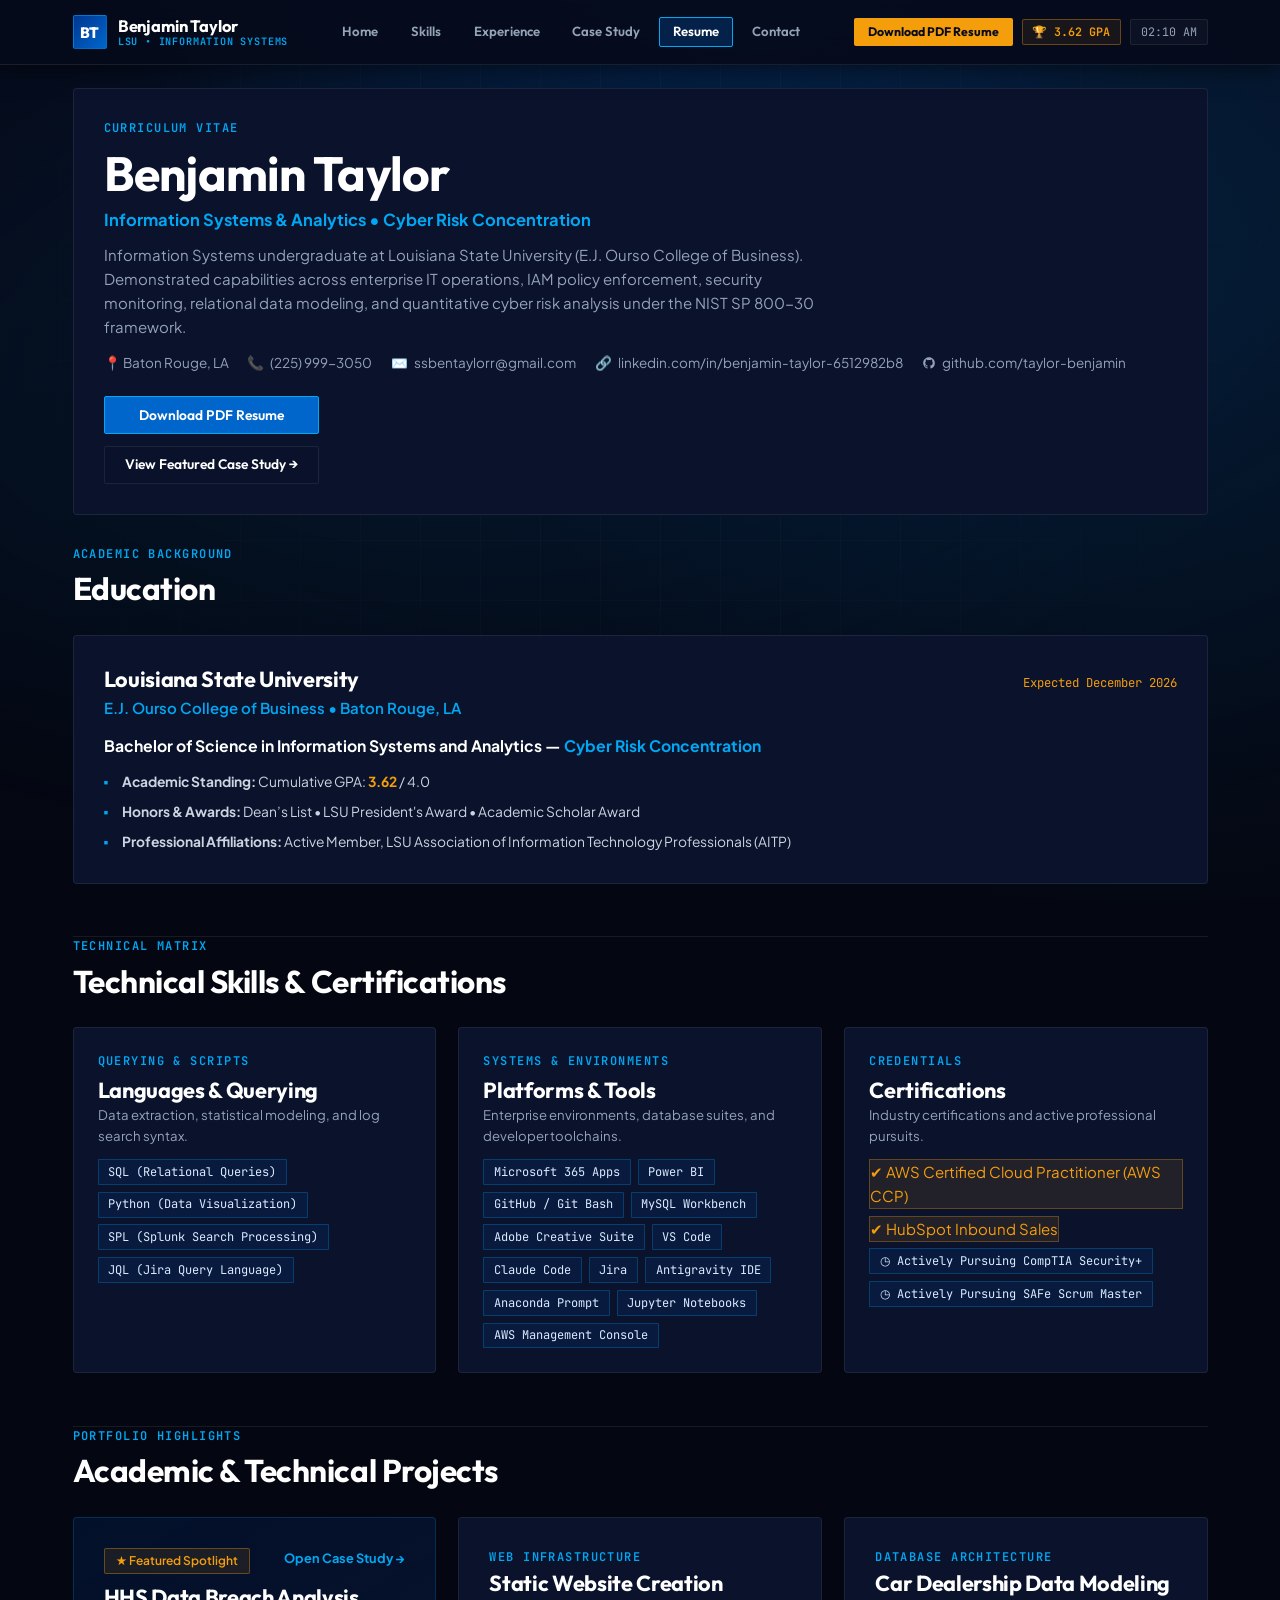
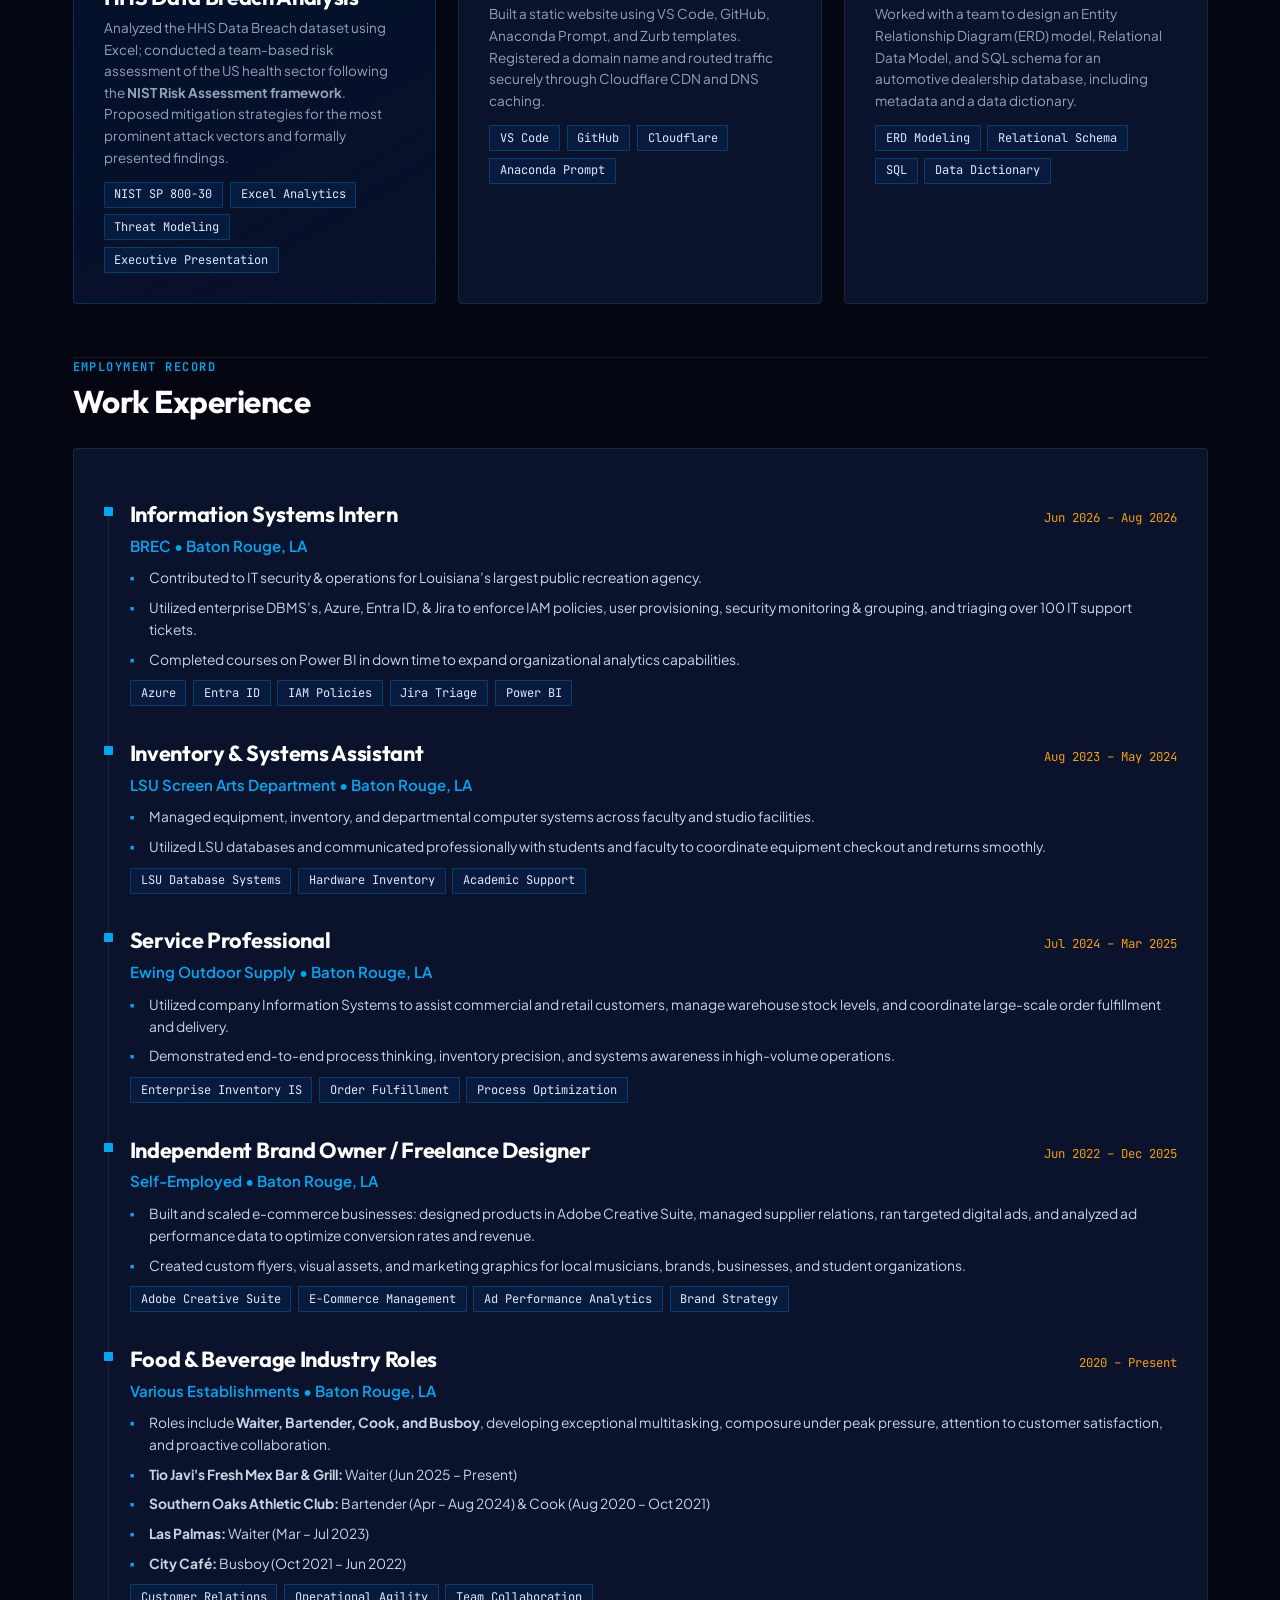
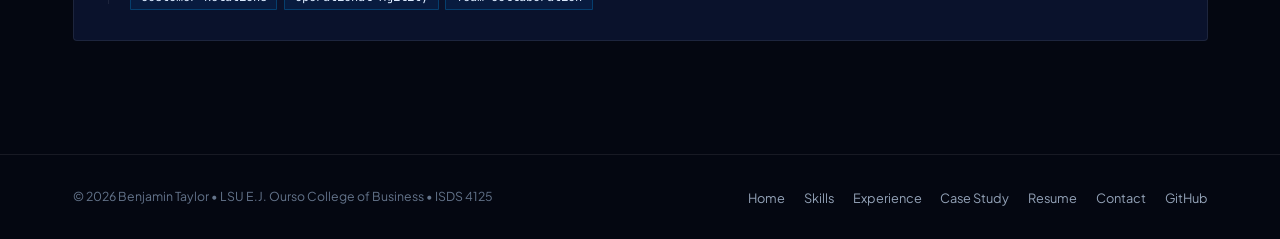
<file: resume.html>
<!DOCTYPE html>
<html lang="en">
<head>
  <meta charset="UTF-8">
  <meta name="viewport" content="width=device-width, initial-scale=1.0">
  <meta name="description" content="Resume of Benjamin Taylor - B.S. in Information Systems & Analytics (Cyber Risk Concentration) at Louisiana State University. Enterprise IT, Azure Entra ID, Splunk, SQL, and NIST risk frameworks.">
  <title>Resume | Benjamin Taylor - Information Systems &amp; Cyber Risk</title>
  <link rel="stylesheet" href="styles.css">
  <link rel="icon" type="image/svg+xml" href="favicon.svg">
</head>
<body>

  <!-- Ambient Background -->
  <div class="ps-ambient-bg" aria-hidden="true">
    <div class="ps-wave-ribbon"></div>
    <div class="ps-grid-lines"></div>
  </div>

  <!-- Top System Bar -->
  <header class="ps-system-bar" id="main-header">
    <div class="container">
      <div class="ps-console-brand">
        <a href="index.html" class="ps-logo-chip" aria-label="Benjamin Taylor Home">BT</a>
        <div class="ps-brand-text">
          <span class="ps-brand-name">Benjamin Taylor</span>
          <span class="ps-brand-badge">LSU &bull; Information Systems</span>
        </div>
      </div>

      <nav aria-label="Main Navigation">
        <ul class="ps-nav-items">
          <li><a href="index.html" class="ps-nav-btn" id="nav-home">Home</a></li>
          <li><a href="index.html#skills" class="ps-nav-btn" id="nav-skills-overview">Skills</a></li>
          <li><a href="index.html#experience" class="ps-nav-btn" id="nav-experience">Experience</a></li>
          <li><a href="project.html" class="ps-nav-btn" id="nav-project">Case Study</a></li>
          <li><a href="resume.html" class="ps-nav-btn active" id="nav-resume">Resume</a></li>
          <li><a href="index.html#contact" class="ps-nav-btn" id="nav-contact">Contact</a></li>
        </ul>
      </nav>

      <!-- System Widgets -->
      <div class="ps-system-widgets">
        <a href="resume.pdf" download="Resume - Ben Taylor.pdf" class="btn-ps btn-ps-gold btn-ps-sm no-print" id="btn-print-top" target="_blank" rel="noopener noreferrer">
          Download PDF Resume
        </a>
        <div class="ps-widget-item ps-trophy-badge">
          <span>&#x1F3C6; 3.62 GPA</span>
        </div>
        <div class="ps-widget-item" id="ps-system-clock">
          10:08 AM
        </div>
      </div>
    </div>
  </header>

  <!-- Main Content -->
  <main id="main-content">
    <div class="container">

      <!-- Resume Header / Candidate Dossier -->
      <section class="card resume-header-card" id="resume-summary">
        <div>
          <div class="section-subtitle">Curriculum Vitae</div>
          <h1 style="margin: 0.25rem 0;">Benjamin Taylor</h1>
          <p style="font-size: 1.1rem; color: var(--ps-cyan-bright); font-weight: 700; margin-bottom: 0.65rem;">
            Information Systems &amp; Analytics &bull; Cyber Risk Concentration
          </p>
          <p style="max-width: 740px;">
            Information Systems undergraduate at Louisiana State University (E.J. Ourso College of Business). 
            Demonstrated capabilities across enterprise IT operations, IAM policy enforcement, security monitoring, relational data modeling, 
            and quantitative cyber risk analysis under the NIST SP 800-30 framework.
          </p>
          
          <div class="resume-contact-links">
            <span class="resume-contact-item">
              &#x1F4CD; Baton Rouge, LA
            </span>
            <span class="resume-contact-item">
              &#x1F4DE; <a href="tel:2259993050">(225) 999-3050</a>
            </span>
            <span class="resume-contact-item">
              &#x2709;&#xFE0F; <a href="mailto:ssbentaylorr@gmail.com">ssbentaylorr@gmail.com</a>
            </span>
            <span class="resume-contact-item">
              &#x1F517; <a href="https://linkedin.com/in/benjamin-taylor-6512982b8" target="_blank" rel="noopener noreferrer">linkedin.com/in/benjamin-taylor-6512982b8</a>
            </span>
            <span class="resume-contact-item">
              <svg width="14" height="14" viewBox="0 0 24 24" fill="currentColor" aria-hidden="true" style="display: inline-block; vertical-align: -2px;">
                <path fill-rule="evenodd" clip-rule="evenodd" d="M12 2C6.477 2 2 6.484 2 12.017c0 4.425 2.865 8.18 6.839 9.504.5.092.682-.217.682-.483 0-.237-.008-.868-.013-1.703-2.782.605-3.369-1.343-3.369-1.343-.454-1.158-1.11-1.466-1.11-1.466-.908-.62.069-.608.069-.608 1.003.07 1.53 1.032 1.53 1.032.892 1.53 2.341 1.088 2.91.832.092-.647.35-1.088.636-1.338-2.22-.253-4.555-1.113-4.555-4.951 0-1.093.39-1.988 1.029-2.688-.103-.253-.446-1.272.098-2.65 0 0 .84-.27 2.75 1.026A9.564 9.564 0 0112 6.844c.85.004 1.705.115 2.504.337 1.909-1.296 2.747-1.027 2.747-1.027.546 1.379.202 2.398.1 2.651.64.7 1.028 1.595 1.028 2.688 0 3.848-2.339 4.695-4.566 4.943.359.309.678.92.678 1.855 0 1.338-.012 2.419-.012 2.747 0 .268.18.58.688.482A10.019 10.019 0 0022 12.017C22 6.484 17.522 2 12 2z"/>
              </svg>
              <a href="https://github.com/taylor-benjamin" target="_blank" rel="noopener noreferrer">github.com/taylor-benjamin</a>
            </span>
          </div>
        </div>

        <div class="no-print" style="display: flex; flex-direction: column; gap: 0.75rem;">
          <a href="resume.pdf" download="Resume - Ben Taylor.pdf" class="btn-ps btn-ps-primary" id="btn-print-resume-action" target="_blank" rel="noopener noreferrer">
            Download PDF Resume
          </a>
          <a href="project.html" class="btn-ps btn-ps-secondary" id="btn-resume-to-project">
            View Featured Case Study &rarr;
          </a>
        </div>
      </section>

      <!-- Education Section -->
      <section class="section" style="padding-top: 0;" id="education">
        <div class="section-header">
          <div class="section-subtitle">Academic Background</div>
          <h2>Education</h2>
        </div>

        <div class="card">
          <div class="timeline-header">
            <div>
              <h3 style="margin-bottom: 0.2rem;">Louisiana State University</h3>
              <div class="timeline-company">E.J. Ourso College of Business &bull; Baton Rouge, LA</div>
            </div>
            <span class="timeline-date">Expected December 2026</span>
          </div>

          <div style="margin-top: 0.85rem;">
            <p style="font-weight: 700; color: #ffffff; font-size: 1.05rem;">
              Bachelor of Science in Information Systems and Analytics &mdash; <span class="text-cyan">Cyber Risk Concentration</span>
            </p>
            <ul class="timeline-bullets" style="margin-top: 0.65rem;">
              <li><strong>Academic Standing:</strong> Cumulative GPA: <strong class="text-gold">3.62</strong> / 4.0</li>
              <li><strong>Honors &amp; Awards:</strong> Dean’s List &bull; LSU President's Award &bull; Academic Scholar Award</li>
              <li><strong>Professional Affiliations:</strong> Active Member, LSU Association of Information Technology Professionals (AITP)</li>
            </ul>
          </div>
        </div>
      </section>

      <!-- Technical Skills & Certifications Section -->
      <section class="section" style="padding-top: 0;" id="skills">
        <div class="section-header">
          <div class="section-subtitle">Technical Matrix</div>
          <h2>Technical Skills &amp; Certifications</h2>
        </div>

        <div class="skills-category-grid">
          <!-- Languages & Querying -->
          <div class="card" style="padding: 1.6rem;">
            <div class="section-subtitle">Querying &amp; Scripts</div>
            <h3>Languages &amp; Querying</h3>
            <p style="font-size: 0.88rem; margin-bottom: 0.85rem;">Data extraction, statistical modeling, and log search syntax.</p>
            <div class="skill-chips-wrapper">
              <span class="skill-tag">SQL (Relational Queries)</span>
              <span class="skill-tag">Python (Data Visualization)</span>
              <span class="skill-tag">SPL (Splunk Search Processing)</span>
              <span class="skill-tag">JQL (Jira Query Language)</span>
            </div>
          </div>

          <!-- Platforms & Tools -->
          <div class="card" style="padding: 1.6rem;">
            <div class="section-subtitle">Systems &amp; Environments</div>
            <h3>Platforms &amp; Tools</h3>
            <p style="font-size: 0.88rem; margin-bottom: 0.85rem;">Enterprise environments, database suites, and developer toolchains.</p>
            <div class="skill-chips-wrapper">
              <span class="skill-tag">Microsoft 365 Apps</span>
              <span class="skill-tag">Power BI</span>
              <span class="skill-tag">GitHub / Git Bash</span>
              <span class="skill-tag">MySQL Workbench</span>
              <span class="skill-tag">Adobe Creative Suite</span>
              <span class="skill-tag">VS Code</span>
              <span class="skill-tag">Claude Code</span>
              <span class="skill-tag">Jira</span>
              <span class="skill-tag">Antigravity IDE</span>
              <span class="skill-tag">Anaconda Prompt</span>
              <span class="skill-tag">Jupyter Notebooks</span>
              <span class="skill-tag">AWS Management Console</span>
            </div>
          </div>

          <!-- Certifications -->
          <div class="card" style="padding: 1.6rem;">
            <div class="section-subtitle">Credentials</div>
            <h3>Certifications</h3>
            <p style="font-size: 0.88rem; margin-bottom: 0.85rem;">Industry certifications and active professional pursuits.</p>
            <div class="skill-chips-wrapper">
              <span class="skill-tag-gold">&#x2714; AWS Certified Cloud Practitioner (AWS CCP)</span>
              <span class="skill-tag-gold">&#x2714; HubSpot Inbound Sales</span>
              <span class="skill-tag">&#x25F7; Actively Pursuing CompTIA Security+</span>
              <span class="skill-tag">&#x25F7; Actively Pursuing SAFe Scrum Master</span>
            </div>
          </div>
        </div>
      </section>

      <!-- Projects Section -->
      <section class="section" style="padding-top: 0;" id="projects">
        <div class="section-header">
          <div class="section-subtitle">Portfolio Highlights</div>
          <h2>Academic &amp; Technical Projects</h2>
        </div>

        <div class="card-grid" style="margin-top: 0;">
          <!-- Project 1: HHS Data Breach Analysis (Featured) -->
          <div class="card" style="border: 1px solid var(--border-card); background: linear-gradient(150deg, rgba(0, 55, 145, 0.2) 0%, rgba(10, 18, 44, 0.95) 100%);">
            <div style="display: flex; justify-content: space-between; align-items: flex-start; gap: 0.5rem;">
              <span class="badge badge-gold">&#x2605; Featured Spotlight</span>
              <a href="project.html" class="no-print" style="font-size: 0.85rem; color: var(--ps-cyan-bright); font-weight: 700;">Open Case Study &rarr;</a>
            </div>
            <h3 style="margin: 0.65rem 0 0.4rem;">HHS Data Breach Analysis</h3>
            <p style="font-size: 0.9rem;">
              Analyzed the HHS Data Breach dataset using Excel; conducted a team-based risk assessment of the US health sector 
              following the <strong>NIST Risk Assessment framework</strong>. Proposed mitigation strategies for the most prominent 
              attack vectors and formally presented findings.
            </p>
            <div class="skill-chips-wrapper">
              <span class="skill-tag">NIST SP 800-30</span>
              <span class="skill-tag">Excel Analytics</span>
              <span class="skill-tag">Threat Modeling</span>
              <span class="skill-tag">Executive Presentation</span>
            </div>
          </div>

          <!-- Project 2: Static Website Creation -->
          <div class="card">
            <div class="section-subtitle" style="margin-bottom: 0.2rem;">Web Infrastructure</div>
            <h3 style="margin-bottom: 0.4rem;">Static Website Creation</h3>
            <p style="font-size: 0.9rem;">
              Built a static website using VS Code, GitHub, Anaconda Prompt, and Zurb templates. 
              Registered a domain name and routed traffic securely through Cloudflare CDN and DNS caching.
            </p>
            <div class="skill-chips-wrapper">
              <span class="skill-tag">VS Code</span>
              <span class="skill-tag">GitHub</span>
              <span class="skill-tag">Cloudflare</span>
              <span class="skill-tag">Anaconda Prompt</span>
            </div>
          </div>

          <!-- Project 3: Car Dealership Data Modeling -->
          <div class="card">
            <div class="section-subtitle" style="margin-bottom: 0.2rem;">Database Architecture</div>
            <h3 style="margin-bottom: 0.4rem;">Car Dealership Data Modeling</h3>
            <p style="font-size: 0.9rem;">
              Worked with a team to design an Entity Relationship Diagram (ERD) model, Relational Data Model, 
              and SQL schema for an automotive dealership database, including metadata and a data dictionary.
            </p>
            <div class="skill-chips-wrapper">
              <span class="skill-tag">ERD Modeling</span>
              <span class="skill-tag">Relational Schema</span>
              <span class="skill-tag">SQL</span>
              <span class="skill-tag">Data Dictionary</span>
            </div>
          </div>
        </div>
      </section>

      <!-- Work Experience Section -->
      <section class="section" style="padding-top: 0;" id="experience">
        <div class="section-header">
          <div class="section-subtitle">Employment Record</div>
          <h2>Work Experience</h2>
        </div>

        <div class="card">
          <div class="timeline">

            <!-- Job 1: BREC -->
            <article class="timeline-item">
              <span class="timeline-dot"></span>
              <div class="timeline-header">
                <h3>Information Systems Intern</h3>
                <span class="timeline-date">Jun 2026 &ndash; Aug 2026</span>
              </div>
              <div class="timeline-company">BREC &bull; Baton Rouge, LA</div>
              <ul class="timeline-bullets">
                <li>Contributed to IT security &amp; operations for Louisiana’s largest public recreation agency.</li>
                <li>Utilized enterprise DBMS’s, Azure, Entra ID, &amp; Jira to enforce IAM policies, user provisioning, security monitoring &amp; grouping, and triaging over 100 IT support tickets.</li>
                <li>Completed courses on Power BI in down time to expand organizational analytics capabilities.</li>
              </ul>
              <div class="skill-chips-wrapper">
                <span class="skill-tag">Azure</span>
                <span class="skill-tag">Entra ID</span>
                <span class="skill-tag">IAM Policies</span>
                <span class="skill-tag">Jira Triage</span>
                <span class="skill-tag">Power BI</span>
              </div>
            </article>

            <!-- Job 2: LSU Screen Arts Department -->
            <article class="timeline-item">
              <span class="timeline-dot"></span>
              <div class="timeline-header">
                <h3>Inventory &amp; Systems Assistant</h3>
                <span class="timeline-date">Aug 2023 &ndash; May 2024</span>
              </div>
              <div class="timeline-company">LSU Screen Arts Department &bull; Baton Rouge, LA</div>
              <ul class="timeline-bullets">
                <li>Managed equipment, inventory, and departmental computer systems across faculty and studio facilities.</li>
                <li>Utilized LSU databases and communicated professionally with students and faculty to coordinate equipment checkout and returns smoothly.</li>
              </ul>
              <div class="skill-chips-wrapper">
                <span class="skill-tag">LSU Database Systems</span>
                <span class="skill-tag">Hardware Inventory</span>
                <span class="skill-tag">Academic Support</span>
              </div>
            </article>

            <!-- Job 3: Ewing Outdoor Supply -->
            <article class="timeline-item">
              <span class="timeline-dot"></span>
              <div class="timeline-header">
                <h3>Service Professional</h3>
                <span class="timeline-date">Jul 2024 &ndash; Mar 2025</span>
              </div>
              <div class="timeline-company">Ewing Outdoor Supply &bull; Baton Rouge, LA</div>
              <ul class="timeline-bullets">
                <li>Utilized company Information Systems to assist commercial and retail customers, manage warehouse stock levels, and coordinate large-scale order fulfillment and delivery.</li>
                <li>Demonstrated end-to-end process thinking, inventory precision, and systems awareness in high-volume operations.</li>
              </ul>
              <div class="skill-chips-wrapper">
                <span class="skill-tag">Enterprise Inventory IS</span>
                <span class="skill-tag">Order Fulfillment</span>
                <span class="skill-tag">Process Optimization</span>
              </div>
            </article>

            <!-- Job 4: Independent Brand Owner / Freelance Designer -->
            <article class="timeline-item">
              <span class="timeline-dot"></span>
              <div class="timeline-header">
                <h3>Independent Brand Owner / Freelance Designer</h3>
                <span class="timeline-date">Jun 2022 &ndash; Dec 2025</span>
              </div>
              <div class="timeline-company">Self-Employed &bull; Baton Rouge, LA</div>
              <ul class="timeline-bullets">
                <li>Built and scaled e-commerce businesses: designed products in Adobe Creative Suite, managed supplier relations, ran targeted digital ads, and analyzed ad performance data to optimize conversion rates and revenue.</li>
                <li>Created custom flyers, visual assets, and marketing graphics for local musicians, brands, businesses, and student organizations.</li>
              </ul>
              <div class="skill-chips-wrapper">
                <span class="skill-tag">Adobe Creative Suite</span>
                <span class="skill-tag">E-Commerce Management</span>
                <span class="skill-tag">Ad Performance Analytics</span>
                <span class="skill-tag">Brand Strategy</span>
              </div>
            </article>

            <!-- Job 5: Food & Beverage Industry -->
            <article class="timeline-item">
              <span class="timeline-dot"></span>
              <div class="timeline-header">
                <h3>Food &amp; Beverage Industry Roles</h3>
                <span class="timeline-date">2020 &ndash; Present</span>
              </div>
              <div class="timeline-company">Various Establishments &bull; Baton Rouge, LA</div>
              <ul class="timeline-bullets">
                <li>Roles include <strong>Waiter, Bartender, Cook, and Busboy</strong>, developing exceptional multitasking, composure under peak pressure, attention to customer satisfaction, and proactive collaboration.</li>
                <li><strong>Tio Javi's Fresh Mex Bar &amp; Grill:</strong> Waiter (Jun 2025 &ndash; Present)</li>
                <li><strong>Southern Oaks Athletic Club:</strong> Bartender (Apr &ndash; Aug 2024) &amp; Cook (Aug 2020 &ndash; Oct 2021)</li>
                <li><strong>Las Palmas:</strong> Waiter (Mar &ndash; Jul 2023)</li>
                <li><strong>City Café:</strong> Busboy (Oct 2021 &ndash; Jun 2022)</li>
              </ul>
              <div class="skill-chips-wrapper">
                <span class="skill-tag">Customer Relations</span>
                <span class="skill-tag">Operational Agility</span>
                <span class="skill-tag">Team Collaboration</span>
              </div>
            </article>

          </div>
        </div>
      </section>

    </div>
  </main>

  <!-- Site Footer -->
  <footer class="site-footer" id="main-footer">
    <div class="container footer-content">
      <div class="footer-copyright">
        &copy; 2026 Benjamin Taylor &bull; LSU E.J. Ourso College of Business &bull; ISDS 4125
      </div>
      <ul class="footer-links">
        <li><a href="index.html">Home</a></li>
        <li><a href="index.html#skills">Skills</a></li>
        <li><a href="index.html#experience">Experience</a></li>
        <li><a href="project.html">Case Study</a></li>
        <li><a href="resume.html">Resume</a></li>
        <li><a href="index.html#contact">Contact</a></li>
        <li><a href="https://github.com/taylor-benjamin" target="_blank" rel="noopener noreferrer">GitHub</a></li>
      </ul>
    </div>
  </footer>

  <!-- Real-Time Clock -->
  <script>
    function updateClock() {
      const clockEl = document.getElementById('ps-system-clock');
      if (clockEl) {
        const now = new Date();
        clockEl.textContent = now.toLocaleTimeString([], { hour: '2-digit', minute: '2-digit' });
      }
    }
    updateClock();
    setInterval(updateClock, 1000);
  </script>

</body>
</html>
</file>
<file: styles.css>
/* ==========================================================================
   BENJAMIN TAYLOR - EXECUTIVE SONY / PLAYSTATION PRECISION DESIGN SYSTEM
   Style: Rigid, Minimalist, Precision-Machined Edges (No bubbly curves)
   Palette: Deep Midnight Navy, Precision Cobalt, Crisp Luminous Cyan, Pure White
   Target Audience: Corporate Recruiters, Faculty (Dr. Gabriele Piccoli - ISDS 4125)
   ========================================================================== */

@import url('https://fonts.googleapis.com/css2?family=Plus+Jakarta+Sans:wght@400;500;600;700;800&family=Outfit:wght@500;600;700;800&family=JetBrains+Mono:wght@400;500;600&display=swap');

/* --- Precision Design Tokens --- */
:root {
  --font-heading: 'Outfit', -apple-system, BlinkMacSystemFont, 'Segoe UI', sans-serif;
  --font-body: 'Plus Jakarta Sans', -apple-system, BlinkMacSystemFont, 'Segoe UI', sans-serif;
  --font-mono: 'JetBrains Mono', monospace;

  /* Executive Dark / PlayStation Precision Palette */
  --ps-black: #040711;
  --ps-navy-deep: #060b1b;
  --ps-navy-surface: #0a122c;
  --ps-navy-card: #0d1738;
  --ps-navy-hover: #12204c;

  /* Precision Accents */
  --ps-blue-royal: #003791;
  --ps-blue-electric: #0066cc;
  --ps-cyan-bright: #00a8f3;
  --ps-cyan-muted: #38bdf8;
  --ps-gold: #f59e0b;
  --ps-green: #10b981;

  /* Crisp Hairline Borders */
  --border-subtle: rgba(255, 255, 255, 0.08);
  --border-card: rgba(0, 168, 243, 0.2);
  --border-highlight: #00a8f3;
  --border-gold: rgba(245, 158, 11, 0.35);

  /* Rigid Geometric Radius (Strictly Crisp & Angular) */
  --radius-xs: 1px;
  --radius-sm: 2px;
  --radius-md: 4px;
  --radius-lg: 4px;
  --radius-pill: 2px;

  /* Typography Colors */
  --text-primary: #ffffff;
  --text-secondary: #94a3b8;
  --text-muted: #64748b;

  /* Header Sizing */
  --header-height: 64px;
  --container-max-width: 1180px;

  /* Snappy Transitions */
  --transition-fast: 0.15s ease-out;
  --transition-base: 0.2s ease-out;
}

/* --- Global Reset & Foundation --- */
*,
*::before,
*::after {
  margin: 0;
  padding: 0;
  box-sizing: border-box;
}

html {
  font-family: var(--font-body);
  font-size: 15px;
  line-height: 1.6;
  color: var(--text-primary);
  background-color: var(--ps-black);
  scroll-behavior: smooth;
  -webkit-font-smoothing: antialiased;
  -moz-osx-font-smoothing: grayscale;
}

body {
  min-height: 100vh;
  display: flex;
  flex-direction: column;
  position: relative;
  overflow-x: hidden;
  color: var(--text-primary);
  background:
    radial-gradient(ellipse 70% 40% at 50% -5%, rgba(0, 102, 204, 0.28) 0%, transparent 65%),
    radial-gradient(circle at 90% 30%, rgba(0, 168, 243, 0.1) 0%, transparent 50%),
    linear-gradient(180deg, #060b1b 0%, #040711 100%);
  background-attachment: fixed;
}

/* --- Subtle Technical Background (No bubbly shapes) --- */
.ps-ambient-bg {
  position: fixed;
  top: 0;
  left: 0;
  width: 100%;
  height: 100%;
  pointer-events: none;
  z-index: 0;
  overflow: hidden;
}

.ps-wave-ribbon {
  position: absolute;
  width: 140%;
  height: 120%;
  left: -20%;
  top: -10%;
  background:
    radial-gradient(ellipse at 35% 45%, rgba(0, 168, 243, 0.08) 0%, transparent 50%),
    radial-gradient(ellipse at 65% 25%, rgba(0, 55, 145, 0.12) 0%, transparent 55%);
  filter: blur(50px);
}

/* Technical Accent Grid Lines */
.ps-grid-lines {
  position: absolute;
  inset: 0;
  background-image:
    linear-gradient(to right, rgba(255, 255, 255, 0.02) 1px, transparent 1px),
    linear-gradient(to bottom, rgba(255, 255, 255, 0.02) 1px, transparent 1px);
  background-size: 60px 60px;
  mask-image: radial-gradient(ellipse at 50% 30%, #000 30%, transparent 80%);
  -webkit-mask-image: radial-gradient(ellipse at 50% 30%, #000 30%, transparent 80%);
}

/* --- Typography --- */
h1,
h2,
h3,
h4,
h5,
h6 {
  font-family: var(--font-heading);
  font-weight: 700;
  color: var(--text-primary);
  line-height: 1.25;
  letter-spacing: -0.015em;
}

h1 {
  font-size: clamp(2.1rem, 4vw, 3.2rem);
}

h2 {
  font-size: clamp(1.6rem, 2.5vw, 2.1rem);
}

h3 {
  font-size: clamp(1.2rem, 1.8vw, 1.45rem);
}

h4 {
  font-size: 1.05rem;
}

p {
  color: var(--text-secondary);
  margin-bottom: 0.9rem;
}

p:last-child {
  margin-bottom: 0;
}

a {
  color: inherit;
  text-decoration: none;
  transition: all var(--transition-fast);
}

/* --- Container --- */
.container {
  width: 100%;
  max-width: var(--container-max-width);
  margin: 0 auto;
  padding: 0 1.5rem;
  position: relative;
  z-index: 1;
}

.text-gradient {
  background: linear-gradient(135deg, #ffffff 30%, #38bdf8 100%);
  -webkit-background-clip: text;
  background-clip: text;
  -webkit-text-fill-color: transparent;
  display: inline-block;
}

.text-cyan {
  color: var(--ps-cyan-bright);
}

.text-gold {
  color: var(--ps-gold);
}

/* --- Precision Header & System Bar --- */
.ps-system-bar {
  position: sticky;
  top: 0;
  z-index: 1000;
  background: rgba(6, 11, 27, 0.94);
  backdrop-filter: blur(20px);
  -webkit-backdrop-filter: blur(20px);
  border-bottom: 1px solid var(--border-subtle);
  box-shadow: 0 4px 20px rgba(0, 0, 0, 0.5);
}

.ps-system-bar .container {
  display: flex;
  align-items: center;
  justify-content: space-between;
  min-height: var(--header-height);
  padding-top: 0.4rem;
  padding-bottom: 0.4rem;
  gap: 1rem;
}

/* Brand Identity */
.ps-console-brand {
  display: flex;
  align-items: center;
  gap: 0.75rem;
  flex-shrink: 0;
}

.ps-logo-chip {
  display: inline-flex;
  align-items: center;
  justify-content: center;
  width: 34px;
  height: 34px;
  border-radius: var(--radius-sm);
  background: linear-gradient(135deg, #003791 0%, #0066cc 100%);
  border: 1px solid rgba(0, 168, 243, 0.4);
  color: #ffffff;
  font-family: var(--font-heading);
  font-weight: 800;
  font-size: 1rem;
  letter-spacing: -0.02em;
  line-height: 1;
}

.ps-brand-text {
  display: flex;
  flex-direction: column;
  line-height: 1.2;
}

.ps-brand-name {
  font-family: var(--font-heading);
  font-size: 1.1rem;
  font-weight: 700;
  color: #ffffff;
  letter-spacing: -0.01em;
}

.ps-brand-badge {
  font-family: var(--font-mono);
  font-size: 0.68rem;
  color: var(--ps-cyan-bright);
  text-transform: uppercase;
  letter-spacing: 0.08em;
  font-weight: 600;
}

/* Navigation Links */
.ps-nav-items {
  display: flex;
  align-items: center;
  list-style: none;
  gap: 0.35rem;
  flex-wrap: nowrap;
}

.ps-nav-btn {
  display: inline-flex;
  align-items: center;
  justify-content: center;
  padding: 0.42rem 0.85rem;
  font-family: var(--font-heading);
  font-size: 0.88rem;
  font-weight: 600;
  color: var(--text-secondary);
  border-radius: var(--radius-sm);
  border: 1px solid transparent;
  line-height: 1.2;
  white-space: nowrap;
  transition: all var(--transition-fast);
}

.ps-nav-btn:hover {
  color: #ffffff;
  background: rgba(255, 255, 255, 0.05);
  border-color: rgba(255, 255, 255, 0.12);
}

.ps-nav-btn.active {
  color: #ffffff;
  background: rgba(0, 102, 204, 0.25);
  border-color: var(--ps-cyan-bright);
}

/* System Widgets on the Right */
.ps-system-widgets {
  display: flex;
  align-items: center;
  gap: 0.6rem;
  flex-shrink: 0;
}

.ps-widget-item {
  display: inline-flex;
  align-items: center;
  justify-content: center;
  gap: 0.4rem;
  font-family: var(--font-mono);
  font-size: 0.78rem;
  color: var(--text-secondary);
  background: rgba(255, 255, 255, 0.03);
  padding: 0.35rem 0.65rem;
  border-radius: var(--radius-sm);
  border: 1px solid var(--border-subtle);
  line-height: 1.2;
  white-space: nowrap;
}

.ps-trophy-badge {
  color: var(--ps-gold);
  border-color: var(--border-gold);
  background: rgba(245, 158, 11, 0.08);
  font-weight: 600;
}

.ps-online-status {
  width: 6px;
  height: 6px;
  border-radius: 50%;
  background: var(--ps-green);
  display: inline-block;
}

/* --- Precision Buttons (Sharp Edges) --- */
.btn-ps {
  display: inline-flex;
  align-items: center;
  justify-content: center;
  gap: 0.5rem;
  padding: 0.65rem 1.35rem;
  font-family: var(--font-heading);
  font-size: 0.92rem;
  font-weight: 600;
  border-radius: var(--radius-sm);
  cursor: pointer;
  border: 1px solid transparent;
  line-height: 1.2;
  transition: all var(--transition-fast);
  white-space: nowrap;
}

.btn-ps-primary {
  background: var(--ps-blue-electric);
  color: #ffffff;
  border-color: var(--ps-cyan-bright);
}

.btn-ps-primary:hover {
  background: #0077ee;
  border-color: #ffffff;
  transform: translateY(-1px);
}

.btn-ps-secondary {
  background: rgba(10, 18, 44, 0.8);
  color: var(--text-primary);
  border: 1px solid var(--border-subtle);
}

.btn-ps-secondary:hover {
  background: rgba(18, 32, 76, 0.9);
  border-color: var(--ps-cyan-bright);
  color: #ffffff;
  transform: translateY(-1px);
}

.btn-ps-gold {
  background: var(--ps-gold);
  color: #060b1b;
  font-weight: 700;
}

.btn-ps-gold:hover {
  background: #fbbf24;
  transform: translateY(-1px);
}

.btn-ps-sm {
  padding: 0.4rem 0.85rem;
  font-size: 0.82rem;
}

/* Precision Controller Glyph Prompt */
.ps-key-glyph {
  display: inline-flex;
  align-items: center;
  justify-content: center;
  width: 18px;
  height: 18px;
  border-radius: var(--radius-xs);
  background: rgba(255, 255, 255, 0.12);
  border: 1px solid rgba(255, 255, 255, 0.25);
  font-family: var(--font-mono);
  font-size: 0.72rem;
  font-weight: 700;
  line-height: 1;
}

/* --- Cards & Bento Grid (Rigid & Clean) --- */
.card {
  background: var(--ps-navy-surface);
  border: 1px solid var(--border-subtle);
  border-radius: var(--radius-md);
  padding: 2rem;
  transition: all var(--transition-fast);
  position: relative;
}

.card:hover {
  background: var(--ps-navy-card);
  border-color: var(--border-card);
  transform: translateY(-2px);
}

.card-grid {
  display: grid;
  grid-template-columns: repeat(auto-fit, minmax(320px, 1fr));
  gap: 1.5rem;
  margin-top: 1.5rem;
}

/* --- Rigid PlayStation Square Tile Strip --- */
.ps-carousel-header {
  display: flex;
  justify-content: space-between;
  align-items: flex-end;
  margin-bottom: 1.25rem;
  border-bottom: 1px solid var(--border-subtle);
  padding-bottom: 0.75rem;
}

.ps-carousel-strip {
  display: grid;
  grid-template-columns: repeat(4, 1fr);
  gap: 1.25rem;
  margin: 1.5rem 0 2rem;
}

.ps-game-card {
  background: var(--ps-navy-surface);
  border: 1px solid var(--border-subtle);
  border-radius: var(--radius-sm);
  padding: 1.5rem;
  display: flex;
  flex-direction: column;
  justify-content: space-between;
  min-height: 190px;
  transition: all var(--transition-fast);
  position: relative;
}

.ps-game-card:hover {
  background: var(--ps-navy-card);
  border-color: var(--ps-cyan-bright);
  transform: translateY(-3px);
  box-shadow: 0 8px 24px rgba(0, 0, 0, 0.4);
}

.ps-game-card.active {
  border-color: var(--ps-cyan-bright);
  background: linear-gradient(150deg, rgba(0, 55, 145, 0.25) 0%, rgba(10, 18, 44, 0.9) 100%);
}

.ps-card-glyph-icon {
  font-size: 1.3rem;
  margin-bottom: 0.6rem;
  font-family: var(--font-mono);
}

.ps-card-tag {
  font-family: var(--font-mono);
  font-size: 0.72rem;
  font-weight: 600;
  text-transform: uppercase;
  letter-spacing: 0.08em;
  color: var(--ps-cyan-bright);
  margin-bottom: 0.25rem;
}

.ps-card-title {
  font-size: 1.1rem;
  font-weight: 700;
  color: #ffffff;
  margin-bottom: 0.4rem;
}

.ps-card-action-cue {
  display: flex;
  align-items: center;
  gap: 0.4rem;
  margin-top: 1rem;
  font-family: var(--font-heading);
  font-size: 0.82rem;
  font-weight: 600;
  color: var(--ps-cyan-bright);
}

/* --- Badges & Chips --- */
.badge {
  display: inline-flex;
  align-items: center;
  gap: 0.45rem;
  padding: 0.32rem 0.75rem;
  border-radius: var(--radius-sm);
  font-size: 0.8rem;
  font-weight: 600;
  border: 1px solid var(--border-subtle);
  background: rgba(255, 255, 255, 0.04);
  color: var(--text-secondary);
  line-height: 1.2;
}

.badge-status {
  background: rgba(16, 185, 129, 0.1);
  border-color: rgba(16, 185, 129, 0.3);
  color: #6ee7b7;
}

.badge-gold {
  background: rgba(245, 158, 11, 0.1);
  border-color: var(--border-gold);
  color: var(--ps-gold);
}

.pulse-dot {
  width: 7px;
  height: 7px;
  border-radius: 50%;
  background-color: var(--ps-green);
  display: inline-block;
}

.skill-tag {
  display: inline-block;
  padding: 0.32rem 0.65rem;
  font-size: 0.8rem;
  font-family: var(--font-mono);
  border-radius: var(--radius-xs);
  background: rgba(0, 102, 204, 0.12);
  border: 1px solid rgba(0, 168, 243, 0.25);
  color: #dbeafe;
  line-height: 1.2;
}

.skill-tag-gold {
  background: rgba(245, 158, 11, 0.1);
  border: 1px solid rgba(245, 158, 11, 0.3);
  color: var(--ps-gold);
}

/* --- Main Layout & Sections --- */
main {
  flex: 1;
  padding: 1.5rem 0 4rem;
  position: relative;
  z-index: 1;
}

.section {
  padding: 3.5rem 0;
  border-bottom: 1px solid var(--border-subtle);
}

.section:last-of-type {
  border-bottom: none;
}

.section-header {
  margin-bottom: 1.75rem;
}

.section-subtitle {
  font-family: var(--font-mono);
  font-size: 0.8rem;
  color: var(--ps-cyan-bright);
  text-transform: uppercase;
  letter-spacing: 0.12em;
  font-weight: 600;
  margin-bottom: 0.35rem;
}

/* --- Hero Section --- */
.hero-section {
  padding: 2.5rem 0 2rem;
}

.hero-layout {
  display: grid;
  grid-template-columns: 1.8fr 1.2fr;
  gap: 2.5rem;
  align-items: center;
}

.hero-content {
  display: flex;
  flex-direction: column;
  align-items: flex-start;
  gap: 1.15rem;
}

.hero-description {
  font-size: 1.1rem;
  line-height: 1.7;
  color: #cbd5e1;
}

.hero-actions {
  display: flex;
  flex-wrap: wrap;
  gap: 0.85rem;
  margin-top: 0.4rem;
}

/* Academic Profile Card */
.hero-profile-card {
  padding: 1.75rem;
  border: 1px solid var(--border-card);
  background: var(--ps-navy-surface);
}

.profile-stat-item {
  display: flex;
  align-items: center;
  justify-content: space-between;
  padding: 0.7rem 0;
  border-bottom: 1px solid var(--border-subtle);
  font-size: 0.9rem;
}

.profile-stat-item:last-child {
  border-bottom: none;
  padding-bottom: 0;
}

.profile-stat-label {
  color: var(--text-muted);
}

.profile-stat-val {
  font-weight: 600;
  color: #ffffff;
  text-align: right;
}

/* --- Highlight Cards --- */
.highlights-grid {
  display: grid;
  grid-template-columns: repeat(3, 1fr);
  gap: 1.5rem;
  margin-top: 1.25rem;
}

.highlight-card {
  padding: 1.75rem;
  display: flex;
  flex-direction: column;
  gap: 0.75rem;
}

.highlight-icon {
  font-size: 1.35rem;
  color: var(--ps-cyan-bright);
}

/* Experience Cards */
.experience-preview-grid {
  display: grid;
  grid-template-columns: repeat(auto-fit, minmax(320px, 1fr));
  gap: 1.5rem;
  margin-top: 1.25rem;
}

.job-preview-card {
  padding: 1.75rem;
  display: flex;
  flex-direction: column;
  justify-content: space-between;
  gap: 1rem;
}

.job-preview-header {
  display: flex;
  justify-content: space-between;
  align-items: baseline;
  flex-wrap: wrap;
  gap: 0.4rem;
}

.job-role {
  font-size: 1.05rem;
  color: #ffffff;
  font-weight: 700;
}

.job-company {
  color: var(--ps-cyan-bright);
  font-weight: 600;
  font-size: 0.9rem;
}

.job-dates {
  font-family: var(--font-mono);
  font-size: 0.8rem;
  color: var(--ps-gold);
}

/* --- Contact Section --- */
.contact-grid {
  display: grid;
  grid-template-columns: 1fr 1fr;
  gap: 2rem;
  margin-top: 1.5rem;
}

.contact-info-list {
  display: flex;
  flex-direction: column;
  gap: 1rem;
}

.contact-item {
  display: flex;
  align-items: center;
  gap: 1rem;
  padding: 0.95rem 1.25rem;
  background: var(--ps-navy-surface);
  border: 1px solid var(--border-subtle);
  border-radius: var(--radius-sm);
  transition: all var(--transition-fast);
}

.contact-item:hover {
  border-color: var(--ps-cyan-bright);
  background: var(--ps-navy-card);
  transform: translateX(3px);
}

.contact-item-icon {
  font-size: 1.1rem;
  color: var(--ps-cyan-bright);
  display: flex;
  align-items: center;
  justify-content: center;
  flex-shrink: 0;
}

.contact-item-title {
  font-size: 0.75rem;
  font-family: var(--font-mono);
  color: var(--text-muted);
  text-transform: uppercase;
}

.contact-item-value {
  font-size: 0.95rem;
  font-weight: 600;
  color: #ffffff;
}

/* --- Resume Page (resume.html) --- */
.resume-header-card {
  margin-bottom: 2rem;
  padding: 2rem;
  display: flex;
  justify-content: space-between;
  align-items: center;
  flex-wrap: wrap;
  gap: 1.5rem;
}

.resume-contact-links {
  display: flex;
  flex-wrap: wrap;
  gap: 1.25rem;
  margin-top: 0.85rem;
  font-size: 0.9rem;
}

.resume-contact-item {
  display: inline-flex;
  align-items: center;
  gap: 0.4rem;
  color: var(--text-secondary);
}

.resume-contact-item a:hover {
  color: var(--ps-cyan-bright);
}

.timeline {
  position: relative;
  padding-left: 1.75rem;
  margin-top: 1.5rem;
}

.timeline::before {
  content: '';
  position: absolute;
  left: 4px;
  top: 6px;
  bottom: 6px;
  width: 1px;
  background: var(--border-subtle);
}

.timeline-item {
  position: relative;
  margin-bottom: 2.25rem;
}

.timeline-item:last-child {
  margin-bottom: 0;
}

.timeline-dot {
  position: absolute;
  left: -1.75rem;
  top: 6px;
  width: 9px;
  height: 9px;
  border-radius: var(--radius-xs);
  background: var(--ps-cyan-bright);
}

.timeline-header {
  display: flex;
  justify-content: space-between;
  align-items: baseline;
  flex-wrap: wrap;
  gap: 0.5rem;
  margin-bottom: 0.35rem;
}

.timeline-company {
  color: var(--ps-cyan-bright);
  font-weight: 600;
}

.timeline-date {
  font-family: var(--font-mono);
  font-size: 0.82rem;
  color: var(--ps-gold);
}

.timeline-bullets {
  list-style: none;
  margin-top: 0.65rem;
  display: flex;
  flex-direction: column;
  gap: 0.5rem;
}

.timeline-bullets li {
  position: relative;
  padding-left: 1.25rem;
  color: #cbd5e1;
  font-size: 0.92rem;
  line-height: 1.6;
}

.timeline-bullets li::before {
  content: '▪';
  position: absolute;
  left: 0;
  color: var(--ps-cyan-bright);
}

.skills-category-grid {
  display: grid;
  grid-template-columns: repeat(auto-fit, minmax(280px, 1fr));
  gap: 1.5rem;
  margin-top: 1.25rem;
}

.skill-chips-wrapper {
  display: flex;
  flex-wrap: wrap;
  gap: 0.45rem;
  margin-top: 0.65rem;
}

/* --- Project Detail Page (project.html) --- */
.project-hero {
  margin-bottom: 2.25rem;
}

.project-meta-strip {
  display: grid;
  grid-template-columns: repeat(auto-fit, minmax(170px, 1fr));
  gap: 1.25rem;
  padding: 1.25rem 1.75rem;
  background: var(--ps-navy-surface);
  border: 1px solid var(--border-subtle);
  border-radius: var(--radius-sm);
  margin: 2rem 0;
}

.project-meta-item .meta-label {
  font-family: var(--font-mono);
  font-size: 0.75rem;
  text-transform: uppercase;
  color: var(--text-muted);
  margin-bottom: 0.2rem;
}

.project-meta-item .meta-value {
  font-weight: 600;
  color: #ffffff;
  font-size: 0.95rem;
}

.project-layout-grid {
  display: grid;
  grid-template-columns: 2fr 1fr;
  gap: 2rem;
  align-items: start;
}

.project-showcase-visual {
  width: 100%;
  border-radius: var(--radius-sm);
  border: 1px solid var(--border-card);
  background: linear-gradient(135deg, rgba(0, 102, 204, 0.15) 0%, rgba(10, 18, 44, 0.95) 100%);
  padding: 2rem;
  position: relative;
  margin-bottom: 2rem;
}

.metrics-grid {
  display: grid;
  grid-template-columns: repeat(3, 1fr);
  gap: 1.25rem;
  margin: 1.75rem 0;
}

.metric-card {
  background: var(--ps-navy-surface);
  border: 1px solid var(--border-subtle);
  border-radius: var(--radius-sm);
  padding: 1.25rem;
  text-align: center;
  transition: all var(--transition-fast);
}

.metric-card:hover {
  border-color: var(--ps-cyan-bright);
}

.metric-number {
  font-family: var(--font-heading);
  font-size: 1.85rem;
  font-weight: 800;
  color: #ffffff;
  line-height: 1.1;
}

.metric-label {
  font-size: 0.82rem;
  color: var(--text-secondary);
  margin-top: 0.3rem;
}

/* --- Footer --- */
.site-footer {
  margin-top: auto;
  border-top: 1px solid var(--border-subtle);
  background: var(--ps-black);
  padding: 2rem 0;
  position: relative;
  z-index: 1;
}

.footer-content {
  display: flex;
  justify-content: space-between;
  align-items: center;
  flex-wrap: wrap;
  gap: 1.25rem;
}

.footer-links {
  display: flex;
  gap: 1.25rem;
  list-style: none;
}

.footer-links a {
  color: var(--text-secondary);
  font-size: 0.85rem;
}

.footer-links a:hover {
  color: var(--ps-cyan-bright);
}

.footer-copyright {
  font-size: 0.82rem;
  color: var(--text-muted);
}

/* --- Responsive Layout --- */
@media (max-width: 1040px) {
  .ps-system-bar .container {
    flex-wrap: wrap;
  }

  .ps-nav-items {
    order: 3;
    width: 100%;
    justify-content: center;
    padding-top: 0.4rem;
    border-top: 1px solid rgba(255, 255, 255, 0.05);
  }

  .hero-layout {
    grid-template-columns: 1fr;
    gap: 2rem;
  }

  .highlights-grid {
    grid-template-columns: 1fr;
  }

  .ps-carousel-strip {
    grid-template-columns: repeat(2, 1fr);
  }

  .project-layout-grid {
    grid-template-columns: 1fr;
  }

  .contact-grid {
    grid-template-columns: 1fr;
  }
}

@media (max-width: 768px) {
  .ps-system-widgets {
    display: none;
  }

  .ps-carousel-strip {
    grid-template-columns: 1fr;
  }

  .resume-header-card {
    flex-direction: column;
    align-items: flex-start;
  }

  .metrics-grid {
    grid-template-columns: 1fr;
  }

  .footer-content {
    flex-direction: column;
    text-align: center;
    gap: 1rem;
  }
}

/* --- Print Styles --- */
@media print {
  body {
    background: #ffffff !important;
    color: #000000 !important;
  }

  .ps-system-bar,
  .site-footer,
  .btn-ps,
  .no-print,
  .ps-ambient-bg {
    display: none !important;
  }

  main {
    padding: 0 !important;
  }

  .card,
  .resume-header-card {
    background: transparent !important;
    border: none !important;
    box-shadow: none !important;
    padding: 0 !important;
  }

  h1,
  h2,
  h3,
  h4 {
    color: #000000 !important;
  }

  p,
  li,
  .timeline-company,
  .timeline-date,
  .resume-contact-item {
    color: #222222 !important;
  }

  .text-gradient {
    -webkit-text-fill-color: #000000 !important;
  }

  .timeline::before {
    background: #cccccc !important;
  }

  .timeline-dot {
    background: #000000 !important;
  }

  .skill-tag,
  .skill-tag-gold {
    background: #f0f0f0 !important;
    color: #000000 !important;
    border: 1px solid #cccccc !important;
  }
}
</file>
